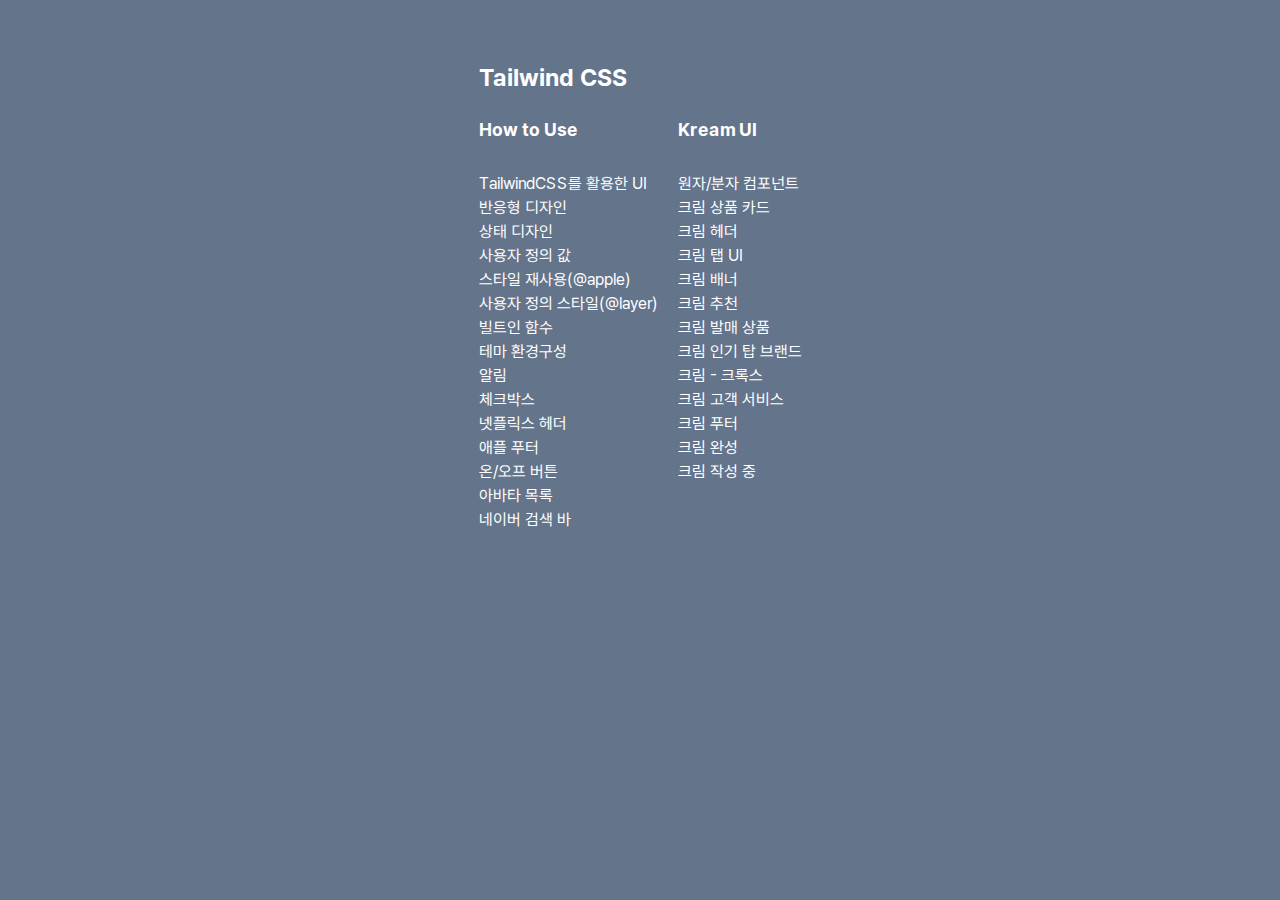
<file: index.html>
<!doctype html>
<html lang="ko-KR">
  <head>
    <meta charset="UTF-8" />
    <meta name="viewport" content="width=device-width, initial-scale=1.0" />
    <title>Tailwind CSS</title>
    <link rel="icon" href="/src/assets/favicon/tailwind.svg" />
    <link rel="stylesheet" href="/src/styles/main.css" />
    <link rel="stylesheet" href="/src/pages/css/index.css" />
  </head>
  <body class="bg-slate-500 font-pretendard text-white">
    <div class="container m-10 mx-auto grid grid-cols-[repeat(2,_auto)] grid-rows-2 justify-center gap-5 p-5">
      <h1 class="col-span-2 text-3xl font-bold">Tailwind CSS</h1>
      <h2 class="col-start-1 col-end-2 row-start-2 row-end-3 text-lg font-bold">How to Use</h2>
      <ul>
        <li><a href="/src/views/01-utility-first.html">TailwindCSS를 활용한 UI</a></li>
        <li><a href="/src/views/02-responsive.html">반응형 디자인</a></li>
        <li><a href="/src/views/03-state.html">상태 디자인</a></li>
        <li><a href="/src/views/04-arbitrary.html">사용자 정의 값</a></li>
        <li><a href="/src/views/05-apply.html">스타일 재사용(@apple)</a></li>
        <li><a href="/src/views/06-layer.html">사용자 정의 스타일(@layer)</a></li>
        <li><a href="/src/views/07-built-in.html">빌트인 함수</a></li>
        <li><a href="/src/views/08-theme-config.html">테마 환경구성</a></li>
        <li><a href="/src/views/09-notification.html">알림</a></li>
        <li><a href="/src/views/10-checkbox.html">체크박스</a></li>
        <li><a href="/src/views/11-netflix-header.html">넷플릭스 헤더</a></li>

        <li><a href="/src/views/12-apple-footer.html">애플 푸터</a></li>
        <li><a href="/src/views/13-on-off-button.html">온/오프 버튼</a></li>
        <li><a href="/src/views/14-avatar-list.html">아바타 목록</a></li>
        <li><a href="/src/views/15-search-bar.html">네이버 검색 바</a></li>
      </ul>
      <h2 class="col-start-2 col-end-3 row-start-2 row-end-3 text-lg font-bold">Kream UI</h2>
      <ul>
        <li><a href="/src/pages/components/01-atoms-molecules.html">원자/분자 컴포넌트</a></li>
        <li><a href="/src/pages/components/02-product-card.html">크림 상품 카드</a></li>
        <li><a href="/src/pages/components/03-header.html">크림 헤더</a></li>
        <li><a href="/src/pages/components/04-tabs.html">크림 탭 UI</a></li>
        <li><a href="/src/pages/components/05-banner.html">크림 배너</a></li>
        <li><a href="/src/pages/components/06-recommand.html">크림 추천</a></li>
        <li><a href="/src/pages/components/07-just-dropped.html">크림 발매 상품</a></li>
        <li><a href="/src/pages/components/08-top-brand.html">크림 인기 탑 브랜드</a></li>
        <li><a href="/src/pages/components/09-crocs.html">크림 - 크록스</a></li>
        <li><a href="/src/pages/components/10-customer-service.html">크림 고객 서비스</a></li>
        <li><a href="/src/pages/components/11-footer.html">크림 푸터</a></li>
        <li><a href="/src/pages/kream-finish.html">크림 완성</a></li>
        <li><a href="/src/pages/kream.html">크림 작성 중</a></li>
      </ul>
    </div>
  </body>
</html>
</file>
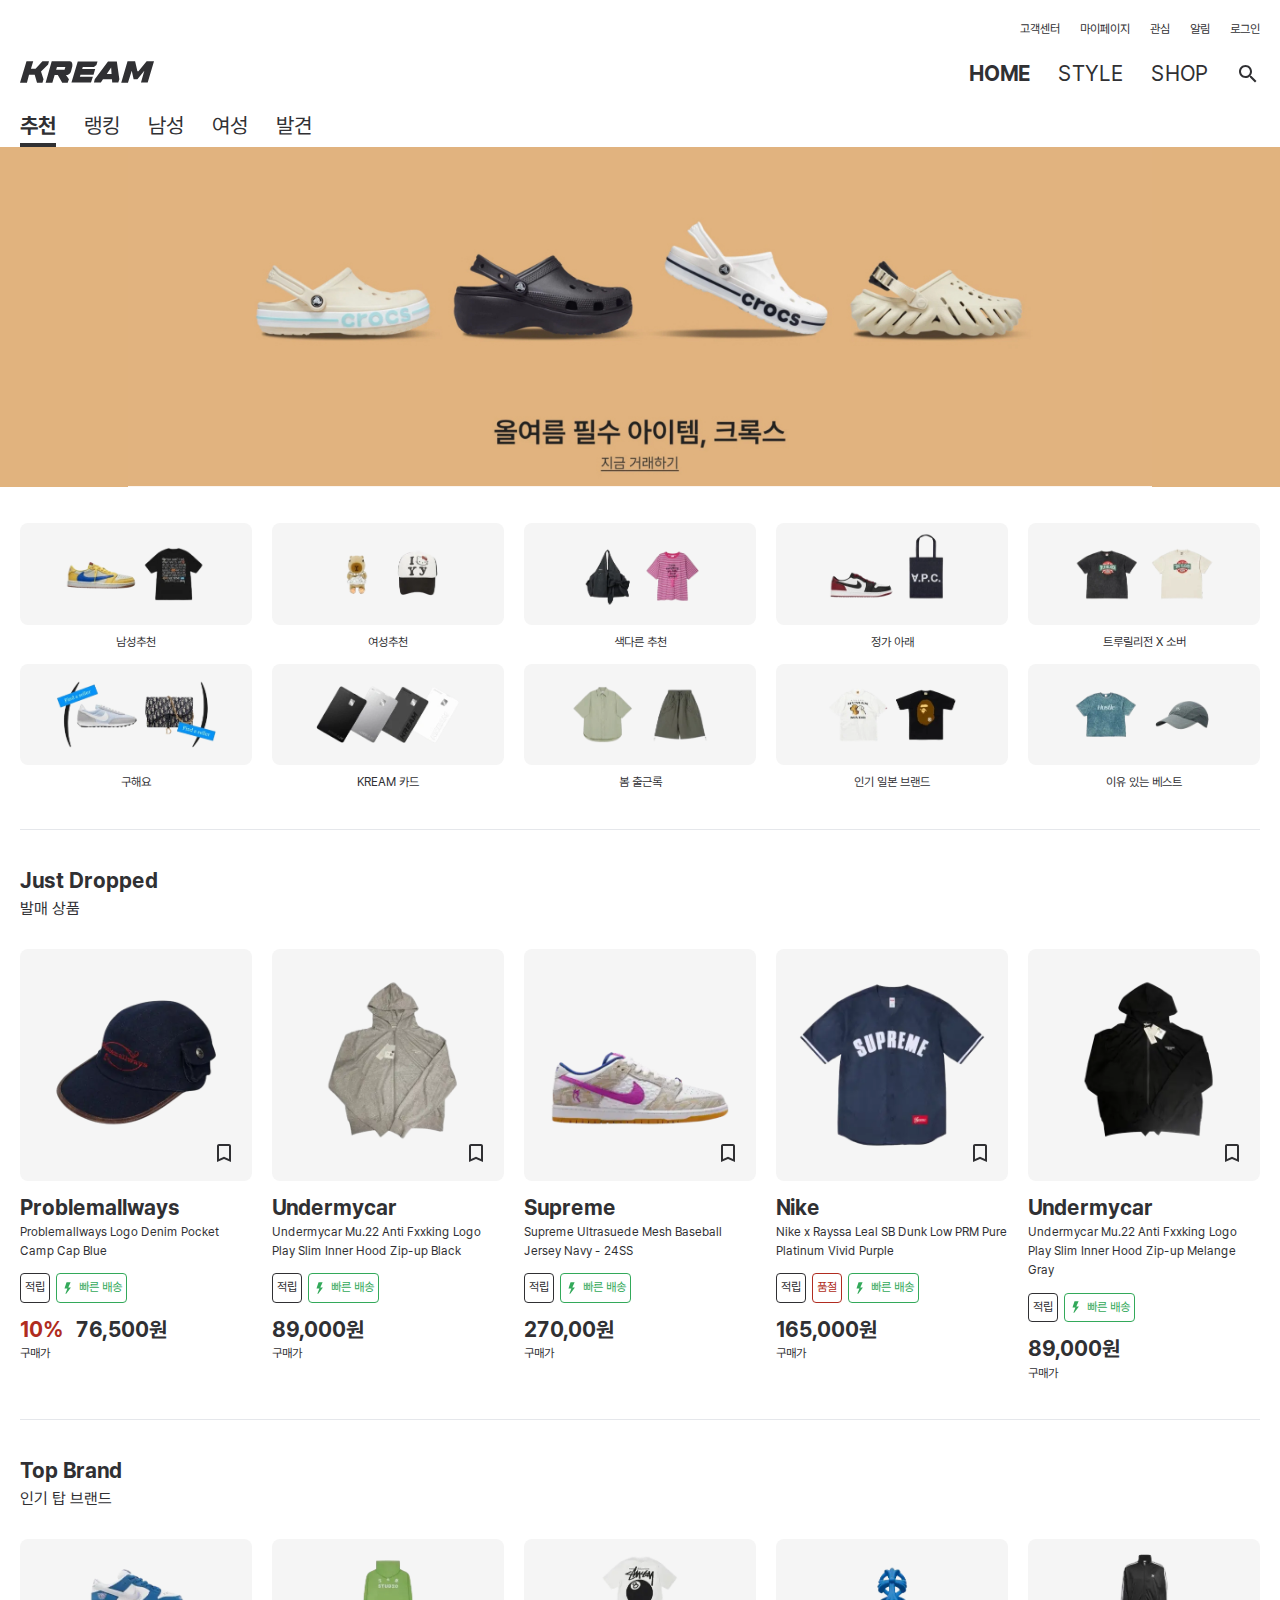
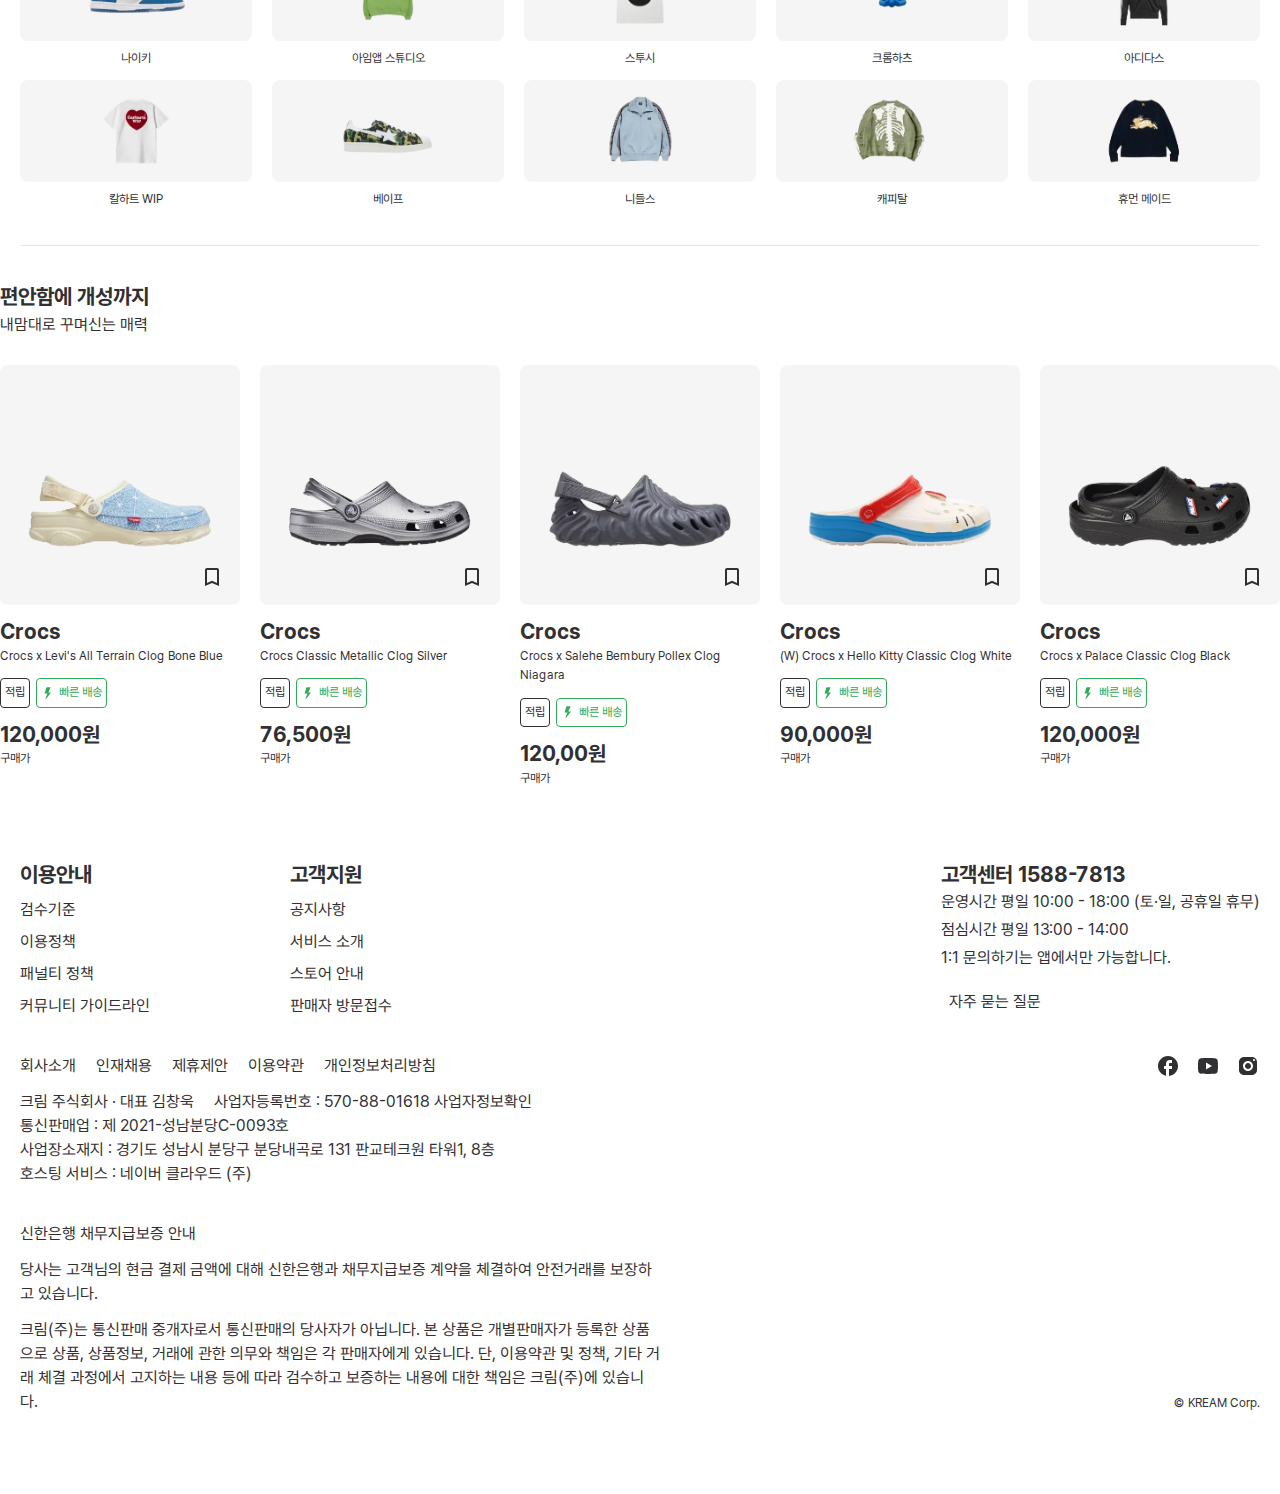
<file: src/pages/kream-finish.html>
<!doctype html>
<html lang="ko">
  <head>
    <meta charset="UTF-8" />
    <meta name="viewport" content="width=device-width, initial-scale=1.0" />
    <title>Home | 크림(Kream)</title>
    <link rel="icon" href="/src/assets/kream/kream-light.svg" media="(prefers-color-scheme: light)" />
    <link rel="icon" href="/src/assets/kream/kream-dark.svg" media="(prefers-color-scheme: dark)" />
    <link rel="stylesheet" href="https://cdnjs.cloudflare.com/ajax/libs/font-awesome/6.6.0/css/all.min.css" integrity="sha512-Kc323vGBEqzTmouAECnVceyQqyqdsSiqLQISBL29aUW4U/M7pSPA/gEUZQqv1cwx4OnYxTxve5UMg5GT6L4JJg==" crossorigin="anonymous" />
    <link rel="stylesheet" href="https://cdn.jsdelivr.net/npm/swiper@11/swiper-bundle.min.css" />
    <script src="https://cdn.jsdelivr.net/npm/swiper@11/swiper-bundle.min.js" defer></script>
    <meta property="og:title" content="이듬(EUID)" />
    <meta property="og:url" content="https://likelion.net/" />
    <meta property="og:image" content="/src/assets/cover/euid-cover.png" />
    <meta property="og:image:alt" content="함께 성장하는 바른 교육 이듬과 멋사의 만남 - https://likelion.net/" />
    <meta property="og:description" content="이듬 교육이 지향하는 비전은 동반 성장에 있습니다. 강사에서 수강생으로 한 방향으로 흘러가는 지식 전달이 아닌, 함께 공감하고 이해하며 경험하는 교육 가치를 통해 공동의 혁신을 이끌어내는 것을 목표로 합니다." />
    <link rel="stylesheet" href="/src/pages/css/index.css" />
    <script type="module" src="/src/js/kream.js"></script>
  </head>
  <body class="scrollbar-y-scroll bg-kream-white pb-20 font-pretendard text-kream-primary scrollbar-hide dark:bg-kream-primary dark:text-kream-white">
    <header class="max-container flex gap-2 border-b-2 p-5 sm:mx-auto sm:flex-wrap sm:gap-y-5 sm:border-none">
      <h1 class="brand mr-auto">
        <a href="/" class="kream--logo inline-flex align-middle">
          <svg class="block" xmlns="http://www.w3.org/2000/svg" width="134" height="22" viewBox="0 0 134 22" fill="none">
            <title>크림</title>
            <path d="M107.536 0.288574L101.235 21.7118H107.956L111.737 9.73998L113.627 18.3513H117.408L124.339 9.73998L120.978 21.5017H127.699L134 0.288574H126.649L118.458 10.16H117.408L115.097 0.288574H107.536Z" fill="currentColor" />
            <path fill-rule="evenodd" clip-rule="evenodd" d="M73.931 21.5017L74.7712 18.3512L88.0031 0.498535H96.8244L99.3448 18.3512L98.2947 21.5017H92.2038L91.9937 18.3512H82.9624L80.8621 21.5017H73.931ZM86.7429 12.8904H91.5737L91.1536 6.37941L86.7429 12.8904Z" fill="currentColor" />
            <path d="M51.4577 21.5017L57.7586 0.498535H77.5016L76.4514 4.06907L73.9311 5.95935H62.7994L62.1693 8.05966H75.1912L73.511 13.7305H60.4891L59.859 15.8308H72.8809L70.9906 21.5017H51.4577Z" fill="currentColor" />
            <path fill-rule="evenodd" clip-rule="evenodd" d="M31.7147 0.288574L25.6238 21.7118H32.3448L34.6552 13.9406H37.8057L42.2163 21.7118H47.6771L48.9373 18.3513L45.9969 13.9406C47.3271 14.0106 50.1975 13.3525 51.0376 10.16L52.2978 5.53936C52.5779 3.7891 52.4658 0.288574 49.7774 0.288574H31.7147ZM36.9655 5.95942L36.1254 8.68983H44.5267L45.3668 5.95942H36.9655Z" fill="currentcolor" />
            <path d="M0 21.7118L6.51097 0.288574H13.232L10.9216 7.8497H15.5423L22.4734 0.288574H28.9843L28.1442 3.43904L21.0031 10.5801L23.5235 18.3513L22.4734 21.7118H17.0125L14.7022 13.7306H9.03135L6.93103 21.7118H0Z" fill="currentColor" />
          </svg>
        </a>
      </h1>
      <a href="/" class="inline-flex size-6 items-center justify-center sm:hidden" aria-label="알림">
        <svg width="24" height="24" viewBox="0 0 24 24" fill="none" xmlns="http://www.w3.org/2000/svg">
          <g clip-path="url(#clip0_2008_1954)">
            <path d="M12 22C13.1 22 14 21.1 14 20H10C10 21.1 10.9 22 12 22ZM18 16V11C18 7.93 16.37 5.36 13.5 4.68V4C13.5 3.17 12.83 2.5 12 2.5C11.17 2.5 10.5 3.17 10.5 4V4.68C7.64 5.36 6 7.92 6 11V16L4 18V19H20V18L18 16ZM16 17H8V11C8 8.52 9.51 6.5 12 6.5C14.49 6.5 16 8.52 16 11V17Z" fill="currentColor" />
          </g>
          <defs>
            <clipPath id="clip0_2008_1954">
              <rect width="24" height="24" fill="none" />
            </clipPath>
          </defs>
        </svg>
      </a>
      <button type="button" class="kream--button-open inline-flex size-6 items-center justify-center sm:hidden" aria-label="멤버 서비스 메뉴 열기">
        <svg width="24" height="24" viewBox="0 0 24 24" fill="none" xmlns="http://www.w3.org/2000/svg">
          <g clip-path="url(#clip0_2039_1308)">
            <path d="M3 18H21V16H3V18ZM3 13H21V11H3V13ZM3 6V8H21V6H3Z" fill="currentColor" />
          </g>
          <defs>
            <clipPath id="clip0_2039_1308">
              <rect width="24" height="24" fill="none" />
            </clipPath>
          </defs>
        </svg>
      </button>
      <nav class="contents">
        <div class="kream--member translate sm:max-w-auto fixed right-0 top-[66px] z-10 flex h-svh w-[55.625%] max-w-80 translate-x-full flex-col items-center gap-5 border-b-2 border-current bg-kream-secondary pt-12 text-p-md shadow-lg sm:static sm:-order-1 sm:h-auto sm:w-full sm:max-w-none sm:translate-x-0 sm:flex-row sm:justify-end sm:border-none sm:bg-transparent sm:py-0 sm:text-p-sm sm:shadow-none dark:bg-kream-primary">
          <h2 class="sr-only">멤버 서비스</h2>
          <ul class="contents">
            <li><a href="/">고객센터</a></li>
            <li><a href="/">마이페이지</a></li>
            <li><a href="/">관심</a></li>
            <li><a href="/">알림</a></li>
            <li><a href="/">로그인</a></li>
          </ul>
          <button class="kream--button-close absolute right-6 top-4 sm:hidden" type="button" aria-label="멤버 서비스 메뉴 닫기">
            <span class="fa-solid fa-xmark" aria-hidden="true"></span>
          </button>
        </div>
        <div class="fixed inset-x-0 bottom-0 z-50 grid grid-cols-4 justify-items-center border-t-2 bg-kream-secondary p-4 sm:static sm:flex sm:items-center sm:gap-7 sm:border-none sm:bg-transparent sm:p-0 dark:bg-kream-primary">
          <h2 class="sr-only">카테고리</h2>
          <ul class="contents">
            <li>
              <a href="/" class="text-h-md font-bold uppercase"><span class="fa-solid fa-house sm:hidden" aria-hidden="true"></span><span class="sr-only sm:not-sr-only">home</span></a>
            </li>
            <li>
              <a href="/" class="text-h-md uppercase"><span class="fa-solid fa-shirt sm:hidden" aria-hidden="true"></span><span class="sr-only sm:not-sr-only">style</span></a>
            </li>
            <li>
              <a href="/" class="text-h-md uppercase"><span class="fa-solid fa-shop sm:hidden" aria-hidden="true"></span><span class="sr-only sm:not-sr-only">shop</span></a>
            </li>
          </ul>
          <button type="button" class="bg-teal-500inline-flex size-6 items-center justify-center" aria-label="검색">
            <svg xmlns="http://www.w3.org/2000/svg" width="24" height="24" viewBox="0 0 24 24" fill="none">
              <g clip-path="url(#clip0_4020_235)">
                <path d="M15.5 14H14.71L14.43 13.73C15.41 12.59 16 11.11 16 9.5C16 5.91 13.09 3 9.5 3C5.91 3 3 5.91 3 9.5C3 13.09 5.91 16 9.5 16C11.11 16 12.59 15.41 13.73 14.43L14 14.71V15.5L19 20.49L20.49 19L15.5 14ZM9.5 14C7.01 14 5 11.99 5 9.5C5 7.01 7.01 5 9.5 5C11.99 5 14 7.01 14 9.5C14 11.99 11.99 14 9.5 14Z" fill="currentColor" />
              </g>
              <defs>
                <clipPath id="clip0_4020_235">
                  <rect width="24" height="24" fill="none" />
                </clipPath>
              </defs>
            </svg>
          </button>
        </div>
      </nav>
    </header>
    <main class="pb-9">
      <div class="tabs">
        <div class="tablist manual max-container mx-auto flex gap-5 px-5 lg:gap-7">
          <button tabindex="-1" role="tab" id="tab-1" aria-controls="tab-panel-1" aria-selected="true" type="button" class="h-9.5 border-b-4 border-current text-p-sm font-bold sm:text-p-lg">추천</button>
          <button tabindex="-1" role="tab" id="tab-2" aria-controls="tab-panel-2" aria-selected="false" type="button" class="h-9.5 border-b-4 border-transparent text-p-sm sm:text-p-lg">랭킹</button>
          <button tabindex="-1" role="tab" id="tab-3" aria-controls="tab-panel-3" aria-selected="false" type="button" class="h-9.5 border-b-4 border-transparent text-p-sm sm:text-p-lg">남성</button>
          <button tabindex="-1" role="tab" id="tab-4" aria-controls="tab-panel-4" aria-selected="false" type="button" class="h-9.5 border-b-4 border-transparent text-p-sm sm:text-p-lg">여성</button>
          <button tabindex="-1" role="tab" id="tab-5" aria-controls="tab-panel-5" aria-selected="false" type="button" class="h-9.5 border-b-4 border-transparent text-p-sm sm:text-p-lg">발견</button>
        </div>
        <div role="tabpanel" id="tabpanel-1" aria-labelledby="tab-1" class="tabpanel flex flex-col gap-9">
          <section class="bg-kream-orange">
            <h2 class="sr-only">크림 광고</h2>
            <a href="/" class="sm:min-max-container mx-auto block">
              <picture>
                <source srcset="/src/assets/kream/banner/sm-banner.webp" media="(max-width: 639px)" />
                <source srcset="/src/assets/kream/banner/lg-banner.webp" media="(min-width: 640px)" />
                <img src="/src/assets/kream/banner/sm-banner.webp" loading="lazy" alt="올 여름 필수 아이팀 크록스 - 지금 거래하기" />
              </picture>
            </a>
          </section>
          <section class="kream--recommand max-container mx-auto px-5">
            <h2 class="sr-only">크림 추천 상품</h2>
            <ul class="sm:max-container grid grid-cols-2 gap-x-5 gap-y-3 text-p-sm sm:mx-auto sm:grid-cols-5" id="list1">
              <li>
                <a href="/">
                  <figure class="min-w-57 flex flex-col items-center justify-center gap-2">
                    <img class="rounded-lg bg-kream-secondary" src="/src/assets/kream/recommand/recommand-product-01.webp" alt="" width="525" height="230" />
                    <figcaption class="shrink-0">남성추천</figcaption>
                  </figure>
                </a>
              </li>
              <li>
                <a href="/">
                  <figure class="min-w-57 flex flex-col items-center justify-center gap-2">
                    <img class="rounded-lg bg-kream-secondary" src="/src/assets/kream/recommand/recommand-product-02.webp" alt="" width="525" height="230" />
                    <figcaption class="shrink-0">여성추천</figcaption>
                  </figure>
                </a>
              </li>
              <li class="hidden sm:block">
                <a href="/">
                  <figure class="min-w-57 flex flex-col items-center justify-center gap-2">
                    <img class="rounded-lg bg-kream-secondary" src="/src/assets/kream/recommand/recommand-product-03.webp" alt="" width="525" height="230" />
                    <figcaption class="shrink-0">색다른 추천</figcaption>
                  </figure>
                </a>
              </li>
              <li class="hidden sm:block">
                <a href="/">
                  <figure class="min-w-57 flex flex-col items-center justify-center gap-2">
                    <img class="rounded-lg bg-kream-secondary" src="/src/assets/kream/recommand/recommand-product-04.webp" alt="" width="525" height="230" />
                    <figcaption class="shrink-0">정가 아래</figcaption>
                  </figure>
                </a>
              </li>
              <li class="hidden sm:block">
                <a href="/">
                  <figure class="min-w-57 flex flex-col items-center justify-center gap-2">
                    <img class="rounded-lg bg-kream-secondary" src="/src/assets/kream/recommand/recommand-product-05.webp" alt="" width="525" height="230" />
                    <figcaption class="shrink-0">트루릴리전 X 소버</figcaption>
                  </figure>
                </a>
              </li>
              <li class="hidden sm:block">
                <a href="/">
                  <figure class="min-w-57 flex flex-col items-center justify-center gap-2">
                    <img class="rounded-lg bg-kream-secondary" src="/src/assets/kream/recommand/recommand-product-06.webp" alt="" width="525" height="230" />
                    <figcaption class="shrink-0">구해요</figcaption>
                  </figure>
                </a>
              </li>
              <li class="hidden sm:block">
                <a href="/">
                  <figure class="min-w-57 flex flex-col items-center justify-center gap-2">
                    <img class="rounded-lg bg-kream-secondary" src="/src/assets/kream/recommand/recommand-product-07.webp" alt="" width="525" height="230" />
                    <figcaption class="shrink-0">KREAM 카드</figcaption>
                  </figure>
                </a>
              </li>
              <li class="hidden sm:block">
                <a href="/">
                  <figure class="min-w-57 flex flex-col items-center justify-center gap-2">
                    <img class="rounded-lg bg-kream-secondary" src="/src/assets/kream/recommand/recommand-product-08.webp" alt="" width="525" height="230" />
                    <figcaption class="shrink-0">봄 출근록</figcaption>
                  </figure>
                </a>
              </li>
              <li class="hidden sm:block">
                <a href="/">
                  <figure class="min-w-57 flex flex-col items-center justify-center gap-2">
                    <img class="rounded-lg bg-kream-secondary" src="/src/assets/kream/recommand/recommand-product-09.webp" alt="" width="525" height="230" />
                    <figcaption class="shrink-0">인기 일본 브랜드</figcaption>
                  </figure>
                </a>
              </li>
              <li class="hidden sm:block">
                <a href="/">
                  <figure class="min-w-57 flex flex-col items-center justify-center gap-2">
                    <img class="rounded-lg bg-kream-secondary" src="/src/assets/kream/recommand/recommand-product-10.webp" alt="" width="525" height="230" />
                    <figcaption class="shrink-0">이유 있는 베스트</figcaption>
                  </figure>
                </a>
              </li>
            </ul>
            <button type="button" data-list-id="list1" class="kream--more mx-auto my-4 flex items-center justify-center gap-1 rounded-sm border border-current p-1 align-middle text-p-sm sm:hidden">더보기</button>
          </section>
          <div class="max-container mx-auto w-full px-5">
            <div class="border-lightgray border-t"></div>
          </div>
          <section class="kream--just-dropped max-container mx-auto px-5">
            <h2 class="mb-7 flex flex-col">
              <span class="text-h-md font-bold">Just Dropped</span>
              <span class="text-p-md">발매 상품</span>
            </h2>
            <ul class="grid grid-cols-[repeat(5,minmax(232px,_1fr))] gap-5 overflow-x-scroll scrollbar-hide">
              <li>
                <article class="flex flex-col gap-3">
                  <a href="/" class="contents">
                    <div class="flex flex-col">
                      <strong class="text-h-md font-bold">Problemallways</strong>
                      <p class="text-p-sm">Problemallways Logo Denim Pocket Camp Cap Blue</p>
                    </div>
                    <div class="flex gap-1.5">
                      <span class="inline-flex items-center justify-center gap-1 rounded-sm border border-current p-1 align-middle text-p-sm">적립</span>
                      <span class="inline-flex items-center justify-center gap-1 rounded-sm border border-current p-1 align-middle text-p-sm text-kream-green">
                        <svg width="14" height="14" viewBox="0 0 14 14" fill="none" xmlns="http://www.w3.org/2000/svg">
                          <path d="M9.625 1.16669H5.54167L3.5 7.58335H6.41667L4.375 12.8334H5.25L9.91667 6.41669H7.29167L9.625 1.16669Z" fill="currentColor" />
                        </svg>
                        빠른 배송
                      </span>
                    </div>
                    <div class="flex flex-wrap gap-x-3">
                      <span class="text-h-md font-bold not-italic text-kream-red">10%<span class="sr-only">할인</span></span>
                      <span class="order-1 w-full text-p-sm">구매가</span>
                      <span class="text-h-md font-bold">76,500원</span>
                    </div>
                  </a>
                  <div class="relative -order-1">
                    <a href="/" class="block rounded-lg bg-kream-secondary">
                      <img src="/src/assets/kream/just-dropped/dropped-product-01.webp" alt="" />
                    </a>
                    <button type="button" class="absolute bottom-4 right-4 inline-flex size-6 items-center justify-center text-kream-primary" aria-label="관심상품 담기">
                      <svg width="24" height="24" viewBox="0 0 24 24" fill="none" xmlns="http://www.w3.org/2000/svg">
                        <g clip-path="url(#clip0_2006_189)">
                          <path d="M17 3H7C5.9 3 5.01 3.9 5.01 5L5 21L12 18L19 21V5C19 3.9 18.1 3 17 3ZM17 18L12 15.82L7 18V5H17V18Z" fill="currentColor" />
                        </g>
                        <defs>
                          <clipPath id="clip0_2006_189">
                            <rect width="24" height="24" fill="none" />
                          </clipPath>
                        </defs>
                      </svg>
                    </button>
                  </div>
                </article>
              </li>
              <li>
                <article class="flex flex-col gap-3">
                  <a href="/" class="contents">
                    <div class="flex flex-col">
                      <strong class="text-h-md font-bold">Undermycar</strong>
                      <p class="text-p-sm">Undermycar Mu.22 Anti Fxxking Logo Play Slim Inner Hood Zip-up Black</p>
                    </div>
                    <div class="flex gap-1.5">
                      <span class="inline-flex items-center justify-center gap-1 rounded-sm border border-current p-1 align-middle text-p-sm">적립</span>
                      <span class="inline-flex items-center justify-center gap-1 rounded-sm border border-current p-1 align-middle text-p-sm text-kream-green">
                        <svg width="14" height="14" viewBox="0 0 14 14" fill="none" xmlns="http://www.w3.org/2000/svg">
                          <path d="M9.625 1.16669H5.54167L3.5 7.58335H6.41667L4.375 12.8334H5.25L9.91667 6.41669H7.29167L9.625 1.16669Z" fill="currentColor" />
                        </svg>
                        빠른 배송
                      </span>
                    </div>
                    <div class="flex flex-wrap gap-x-3">
                      <span class="order-1 w-full text-p-sm">구매가</span>
                      <span class="text-h-md font-bold">89,000원</span>
                    </div>
                  </a>
                  <div class="relative -order-1">
                    <a href="/" class="block rounded-lg bg-kream-secondary">
                      <img src="/src/assets/kream/just-dropped/dropped-product-02.webp" alt="" />
                    </a>
                    <button type="button" class="absolute bottom-4 right-4 inline-flex size-6 items-center justify-center text-kream-primary" aria-label="관심상품 담기">
                      <svg width="24" height="24" viewBox="0 0 24 24" fill="none" xmlns="http://www.w3.org/2000/svg">
                        <g clip-path="url(#clip0_2006_189)">
                          <path d="M17 3H7C5.9 3 5.01 3.9 5.01 5L5 21L12 18L19 21V5C19 3.9 18.1 3 17 3ZM17 18L12 15.82L7 18V5H17V18Z" fill="currentColor" />
                        </g>
                        <defs>
                          <clipPath id="clip0_2006_189">
                            <rect width="24" height="24" fill="none" />
                          </clipPath>
                        </defs>
                      </svg>
                    </button>
                  </div>
                </article>
              </li>
              <li>
                <article class="flex flex-col gap-3">
                  <a href="/" class="contents">
                    <div class="flex flex-col">
                      <strong class="text-h-md font-bold">Supreme</strong>
                      <p class="text-p-sm">Supreme Ultrasuede Mesh Baseball Jersey Navy - 24SS</p>
                    </div>
                    <div class="flex gap-1.5">
                      <span class="inline-flex items-center justify-center gap-1 rounded-sm border border-current p-1 align-middle text-p-sm">적립</span>
                      <span class="inline-flex items-center justify-center gap-1 rounded-sm border border-current p-1 align-middle text-p-sm text-kream-green">
                        <svg width="14" height="14" viewBox="0 0 14 14" fill="none" xmlns="http://www.w3.org/2000/svg">
                          <path d="M9.625 1.16669H5.54167L3.5 7.58335H6.41667L4.375 12.8334H5.25L9.91667 6.41669H7.29167L9.625 1.16669Z" fill="currentColor" />
                        </svg>
                        빠른 배송
                      </span>
                    </div>
                    <div class="flex flex-wrap gap-x-3">
                      <span class="order-1 w-full text-p-sm">구매가</span>
                      <span class="text-h-md font-bold">270,00원</span>
                    </div>
                  </a>
                  <div class="relative -order-1">
                    <a href="/" class="block rounded-lg bg-kream-secondary">
                      <img src="/src/assets/kream/just-dropped/dropped-product-03.webp" alt="" />
                    </a>
                    <button type="button" class="absolute bottom-4 right-4 inline-flex size-6 items-center justify-center text-kream-primary" aria-label="관심상품 담기">
                      <svg width="24" height="24" viewBox="0 0 24 24" fill="none" xmlns="http://www.w3.org/2000/svg">
                        <g clip-path="url(#clip0_2006_189)">
                          <path d="M17 3H7C5.9 3 5.01 3.9 5.01 5L5 21L12 18L19 21V5C19 3.9 18.1 3 17 3ZM17 18L12 15.82L7 18V5H17V18Z" fill="currentColor" />
                        </g>
                        <defs>
                          <clipPath id="clip0_2006_189">
                            <rect width="24" height="24" fill="none" />
                          </clipPath>
                        </defs>
                      </svg>
                    </button>
                  </div>
                </article>
              </li>
              <li>
                <article class="flex flex-col gap-3">
                  <a href="/" class="contents">
                    <div class="flex flex-col">
                      <strong class="text-h-md font-bold">Nike</strong>
                      <p class="text-p-sm">Nike x Rayssa Leal SB Dunk Low PRM Pure Platinum Vivid Purple</p>
                    </div>
                    <div class="flex gap-1.5">
                      <span class="inline-flex items-center justify-center gap-1 rounded-sm border border-current p-1 align-middle text-p-sm">적립</span>
                      <span class="inline-flex items-center justify-center gap-1 rounded-sm border border-current p-1 align-middle text-p-sm text-kream-red">품절</span>
                      <span class="inline-flex items-center justify-center gap-1 rounded-sm border border-current p-1 align-middle text-p-sm text-kream-green">
                        <svg width="14" height="14" viewBox="0 0 14 14" fill="none" xmlns="http://www.w3.org/2000/svg">
                          <path d="M9.625 1.16669H5.54167L3.5 7.58335H6.41667L4.375 12.8334H5.25L9.91667 6.41669H7.29167L9.625 1.16669Z" fill="currentColor" />
                        </svg>
                        빠른 배송
                      </span>
                    </div>
                    <div class="flex flex-wrap gap-x-3">
                      <span class="order-1 w-full text-p-sm">구매가</span>
                      <span class="text-h-md font-bold">165,000원</span>
                    </div>
                  </a>
                  <div class="relative -order-1">
                    <a href="/" class="block rounded-lg bg-kream-secondary">
                      <img src="/src/assets/kream/just-dropped/dropped-product-04.webp" alt="" />
                    </a>
                    <button type="button" class="absolute bottom-4 right-4 inline-flex size-6 items-center justify-center text-kream-primary" aria-label="관심상품 담기">
                      <svg width="24" height="24" viewBox="0 0 24 24" fill="none" xmlns="http://www.w3.org/2000/svg">
                        <g clip-path="url(#clip0_2006_189)">
                          <path d="M17 3H7C5.9 3 5.01 3.9 5.01 5L5 21L12 18L19 21V5C19 3.9 18.1 3 17 3ZM17 18L12 15.82L7 18V5H17V18Z" fill="currentColor" />
                        </g>
                        <defs>
                          <clipPath id="clip0_2006_189">
                            <rect width="24" height="24" fill="none" />
                          </clipPath>
                        </defs>
                      </svg>
                    </button>
                  </div>
                </article>
              </li>
              <li>
                <article class="flex flex-col gap-3">
                  <a href="/" class="contents">
                    <div class="flex flex-col">
                      <strong class="text-h-md font-bold">Undermycar</strong>
                      <p class="text-p-sm">Undermycar Mu.22 Anti Fxxking Logo Play Slim Inner Hood Zip-up Melange Gray</p>
                    </div>
                    <div class="flex gap-1.5">
                      <span class="inline-flex items-center justify-center gap-1 rounded-sm border border-current p-1 align-middle text-p-sm">적립</span>
                      <span class="inline-flex items-center justify-center gap-1 rounded-sm border border-current p-1 align-middle text-p-sm text-kream-green">
                        <svg width="14" height="14" viewBox="0 0 14 14" fill="none" xmlns="http://www.w3.org/2000/svg">
                          <path d="M9.625 1.16669H5.54167L3.5 7.58335H6.41667L4.375 12.8334H5.25L9.91667 6.41669H7.29167L9.625 1.16669Z" fill="currentColor" />
                        </svg>
                        빠른 배송
                      </span>
                    </div>
                    <div class="flex flex-wrap gap-x-3">
                      <span class="order-1 w-full text-p-sm">구매가</span>
                      <span class="text-h-md font-bold">89,000원</span>
                    </div>
                  </a>
                  <div class="relative -order-1">
                    <a href="/" class="block rounded-lg bg-kream-secondary">
                      <img src="/src/assets/kream/just-dropped/dropped-product-05.webp" alt="" />
                    </a>
                    <button type="button" class="absolute bottom-4 right-4 inline-flex size-6 items-center justify-center text-kream-primary" aria-label="관심상품 담기">
                      <svg width="24" height="24" viewBox="0 0 24 24" fill="none" xmlns="http://www.w3.org/2000/svg">
                        <g clip-path="url(#clip0_2006_189)">
                          <path d="M17 3H7C5.9 3 5.01 3.9 5.01 5L5 21L12 18L19 21V5C19 3.9 18.1 3 17 3ZM17 18L12 15.82L7 18V5H17V18Z" fill="currentColor" />
                        </g>
                        <defs>
                          <clipPath id="clip0_2006_189">
                            <rect width="24" height="24" fill="none" />
                          </clipPath>
                        </defs>
                      </svg>
                    </button>
                  </div>
                </article>
              </li>
            </ul>
          </section>
          <div class="max-container mx-auto w-full px-5">
            <div class="border-lightgray border-t"></div>
          </div>
          <section class="kream--top-brand max-container mx-auto px-5">
            <h2 class="mb-7 flex flex-col">
              <span class="text-h-md font-bold">Top Brand</span>
              <span class="text-p-md">인기 탑 브랜드</span>
            </h2>
            <ul class="sm:max-container grid grid-cols-2 gap-x-5 gap-y-3 text-p-sm sm:mx-auto sm:grid-cols-5" id="list1">
              <li>
                <a href="/">
                  <figure class="min-w-57 flex flex-col items-center justify-center gap-2">
                    <img class="rounded-lg bg-kream-secondary" src="/src/assets/kream/top-brand/top-brand-product-01.webp" alt="" width="525" height="230" />
                    <figcaption class="shrink-0">나이키</figcaption>
                  </figure>
                </a>
              </li>
              <li>
                <a href="/">
                  <figure class="min-w-57 flex flex-col items-center justify-center gap-2">
                    <img class="rounded-lg bg-kream-secondary" src="/src/assets/kream/top-brand/top-brand-product-02.webp" alt="" width="525" height="230" />
                    <figcaption class="shrink-0">아임앱 스튜디오</figcaption>
                  </figure>
                </a>
              </li>
              <li class="hidden sm:block">
                <a href="/">
                  <figure class="min-w-57 flex flex-col items-center justify-center gap-2">
                    <img class="rounded-lg bg-kream-secondary" src="/src/assets/kream/top-brand/top-brand-product-03.webp" alt="" width="525" height="230" />
                    <figcaption class="shrink-0">스투시</figcaption>
                  </figure>
                </a>
              </li>
              <li class="hidden sm:block">
                <a href="/">
                  <figure class="min-w-57 flex flex-col items-center justify-center gap-2">
                    <img class="rounded-lg bg-kream-secondary" src="/src/assets/kream/top-brand/top-brand-product-04.webp" alt="" width="525" height="230" />
                    <figcaption class="shrink-0">크롬하츠</figcaption>
                  </figure>
                </a>
              </li>
              <li class="hidden sm:block">
                <a href="/">
                  <figure class="min-w-57 flex flex-col items-center justify-center gap-2">
                    <img class="rounded-lg bg-kream-secondary" src="/src/assets/kream/top-brand/top-brand-product-05.webp" alt="" width="525" height="230" />
                    <figcaption class="shrink-0">아디다스</figcaption>
                  </figure>
                </a>
              </li>
              <li class="hidden sm:block">
                <a href="/">
                  <figure class="min-w-57 flex flex-col items-center justify-center gap-2">
                    <img class="rounded-lg bg-kream-secondary" src="/src/assets/kream/top-brand/top-brand-product-06.webp" alt="" width="525" height="230" />
                    <figcaption class="shrink-0">칼하트 WIP</figcaption>
                  </figure>
                </a>
              </li>
              <li class="hidden sm:block">
                <a href="/">
                  <figure class="min-w-57 flex flex-col items-center justify-center gap-2">
                    <img class="rounded-lg bg-kream-secondary" src="/src/assets/kream/top-brand/top-brand-product-07.webp" alt="" width="525" height="230" />
                    <figcaption class="shrink-0">베이프</figcaption>
                  </figure>
                </a>
              </li>
              <li class="hidden sm:block">
                <a href="/">
                  <figure class="min-w-57 flex flex-col items-center justify-center gap-2">
                    <img class="rounded-lg bg-kream-secondary" src="/src/assets/kream/top-brand/top-brand-product-08.webp" alt="" width="525" height="230" />
                    <figcaption class="shrink-0">니들스</figcaption>
                  </figure>
                </a>
              </li>
              <li class="hidden sm:block">
                <a href="/">
                  <figure class="min-w-57 flex flex-col items-center justify-center gap-2">
                    <img class="rounded-lg bg-kream-secondary" src="/src/assets/kream/top-brand/top-brand-product-09.webp" alt="" width="525" height="230" />
                    <figcaption class="shrink-0">캐피탈</figcaption>
                  </figure>
                </a>
              </li>
              <li class="hidden sm:block">
                <a href="/">
                  <figure class="min-w-57 flex flex-col items-center justify-center gap-2">
                    <img class="rounded-lg bg-kream-secondary" src="/src/assets/kream/top-brand/top-brand-product-10.webp" alt="" width="525" height="230" />
                    <figcaption class="shrink-0">휴먼 메이드</figcaption>
                  </figure>
                </a>
              </li>
            </ul>
            <button type="button" data-list-id="list1" class="kream--more mx-auto my-4 flex items-center justify-center gap-1 rounded-sm border border-current p-1 align-middle text-p-sm sm:hidden">더보기</button>
          </section>
          <div class="max-container mx-auto w-full px-5">
            <div class="border-lightgray border-t"></div>
          </div>
          <section class="kream--crocs max-container mx-auto">
            <h2 class="sr-only">크록스</h2>
            <p class="mb-7 flex flex-col">
              <span class="text-h-md font-bold">편안함에 개성까지</span>
              <span class="text-p-md">내맘대로 꾸며신는 매력</span>
            </p>
            <ul class="grid grid-cols-[repeat(5,minmax(232px,_1fr))] gap-5 overflow-x-scroll scrollbar-hide">
              <li>
                <article class="flex flex-col gap-3">
                  <a href="/" class="contents">
                    <div class="flex flex-col">
                      <strong class="text-h-md font-bold">Crocs</strong>
                      <p class="text-p-sm">Crocs x Levi's All Terrain Clog Bone Blue</p>
                    </div>
                    <div class="flex gap-1.5">
                      <span class="inline-flex items-center justify-center gap-1 rounded-sm border border-current p-1 align-middle text-p-sm">적립</span>
                      <span class="inline-flex items-center justify-center gap-1 rounded-sm border border-current p-1 align-middle text-p-sm text-kream-green">
                        <svg width="14" height="14" viewBox="0 0 14 14" fill="none" xmlns="http://www.w3.org/2000/svg">
                          <path d="M9.625 1.16669H5.54167L3.5 7.58335H6.41667L4.375 12.8334H5.25L9.91667 6.41669H7.29167L9.625 1.16669Z" fill="currentColor" />
                        </svg>
                        빠른 배송
                      </span>
                    </div>
                    <div class="flex flex-wrap gap-x-3">
                      <span class="order-1 w-full text-p-sm">구매가</span>
                      <span class="text-h-md font-bold">120,000원</span>
                    </div>
                  </a>
                  <div class="relative -order-1">
                    <a href="/" class="block rounded-lg bg-kream-secondary">
                      <img src="/src/assets/kream/crocs/crocs-product-01.webp" alt="" />
                    </a>
                    <button type="button" class="absolute bottom-4 right-4 inline-flex size-6 items-center justify-center text-kream-primary" aria-label="관심상품 담기">
                      <svg width="24" height="24" viewBox="0 0 24 24" fill="none" xmlns="http://www.w3.org/2000/svg">
                        <g clip-path="url(#clip0_2006_189)">
                          <path d="M17 3H7C5.9 3 5.01 3.9 5.01 5L5 21L12 18L19 21V5C19 3.9 18.1 3 17 3ZM17 18L12 15.82L7 18V5H17V18Z" fill="currentColor" />
                        </g>
                        <defs>
                          <clipPath id="clip0_2006_189">
                            <rect width="24" height="24" fill="none" />
                          </clipPath>
                        </defs>
                      </svg>
                    </button>
                  </div>
                </article>
              </li>
              <li>
                <article class="flex flex-col gap-3">
                  <a href="/" class="contents">
                    <div class="flex flex-col">
                      <strong class="text-h-md font-bold">Crocs</strong>
                      <p class="text-p-sm">Crocs Classic Metallic Clog Silver</p>
                    </div>
                    <div class="flex gap-1.5">
                      <span class="inline-flex items-center justify-center gap-1 rounded-sm border border-current p-1 align-middle text-p-sm">적립</span>
                      <span class="inline-flex items-center justify-center gap-1 rounded-sm border border-current p-1 align-middle text-p-sm text-kream-green">
                        <svg width="14" height="14" viewBox="0 0 14 14" fill="none" xmlns="http://www.w3.org/2000/svg">
                          <path d="M9.625 1.16669H5.54167L3.5 7.58335H6.41667L4.375 12.8334H5.25L9.91667 6.41669H7.29167L9.625 1.16669Z" fill="currentColor" />
                        </svg>
                        빠른 배송
                      </span>
                    </div>
                    <div class="flex flex-wrap gap-x-3">
                      <span class="order-1 w-full text-p-sm">구매가</span>
                      <span class="text-h-md font-bold">76,500원</span>
                    </div>
                  </a>
                  <div class="relative -order-1">
                    <a href="/" class="block rounded-lg bg-kream-secondary">
                      <img src="/src/assets/kream/crocs/crocs-product-02.webp" alt="" />
                    </a>
                    <button type="button" class="absolute bottom-4 right-4 inline-flex size-6 items-center justify-center text-kream-primary" aria-label="관심상품 담기">
                      <svg width="24" height="24" viewBox="0 0 24 24" fill="none" xmlns="http://www.w3.org/2000/svg">
                        <g clip-path="url(#clip0_2006_189)">
                          <path d="M17 3H7C5.9 3 5.01 3.9 5.01 5L5 21L12 18L19 21V5C19 3.9 18.1 3 17 3ZM17 18L12 15.82L7 18V5H17V18Z" fill="currentColor" />
                        </g>
                        <defs>
                          <clipPath id="clip0_2006_189">
                            <rect width="24" height="24" fill="none" />
                          </clipPath>
                        </defs>
                      </svg>
                    </button>
                  </div>
                </article>
              </li>
              <li>
                <article class="flex flex-col gap-3">
                  <a href="/" class="contents">
                    <div class="flex flex-col">
                      <strong class="text-h-md font-bold">Crocs</strong>
                      <p class="text-p-sm">Crocs x Salehe Bembury Pollex Clog Niagara</p>
                    </div>
                    <div class="flex gap-1.5">
                      <span class="inline-flex items-center justify-center gap-1 rounded-sm border border-current p-1 align-middle text-p-sm">적립</span>
                      <span class="inline-flex items-center justify-center gap-1 rounded-sm border border-current p-1 align-middle text-p-sm text-kream-green">
                        <svg width="14" height="14" viewBox="0 0 14 14" fill="none" xmlns="http://www.w3.org/2000/svg">
                          <path d="M9.625 1.16669H5.54167L3.5 7.58335H6.41667L4.375 12.8334H5.25L9.91667 6.41669H7.29167L9.625 1.16669Z" fill="currentColor" />
                        </svg>
                        빠른 배송
                      </span>
                    </div>
                    <div class="flex flex-wrap gap-x-3">
                      <span class="order-1 w-full text-p-sm">구매가</span>
                      <span class="text-h-md font-bold">120,00원</span>
                    </div>
                  </a>
                  <div class="relative -order-1">
                    <a href="/" class="block rounded-lg bg-kream-secondary">
                      <img src="/src/assets/kream/crocs/crocs-product-03.webp" alt="" />
                    </a>
                    <button type="button" class="absolute bottom-4 right-4 inline-flex size-6 items-center justify-center text-kream-primary" aria-label="관심상품 담기">
                      <svg width="24" height="24" viewBox="0 0 24 24" fill="none" xmlns="http://www.w3.org/2000/svg">
                        <g clip-path="url(#clip0_2006_189)">
                          <path d="M17 3H7C5.9 3 5.01 3.9 5.01 5L5 21L12 18L19 21V5C19 3.9 18.1 3 17 3ZM17 18L12 15.82L7 18V5H17V18Z" fill="currentColor" />
                        </g>
                        <defs>
                          <clipPath id="clip0_2006_189">
                            <rect width="24" height="24" fill="none" />
                          </clipPath>
                        </defs>
                      </svg>
                    </button>
                  </div>
                </article>
              </li>
              <li>
                <article class="flex flex-col gap-3">
                  <a href="/" class="contents">
                    <div class="flex flex-col">
                      <strong class="text-h-md font-bold">Crocs</strong>
                      <p class="text-p-sm">(W) Crocs x Hello Kitty Classic Clog White</p>
                    </div>
                    <div class="flex gap-1.5">
                      <span class="inline-flex items-center justify-center gap-1 rounded-sm border border-current p-1 align-middle text-p-sm">적립</span>
                      <span class="inline-flex items-center justify-center gap-1 rounded-sm border border-current p-1 align-middle text-p-sm text-kream-green">
                        <svg width="14" height="14" viewBox="0 0 14 14" fill="none" xmlns="http://www.w3.org/2000/svg">
                          <path d="M9.625 1.16669H5.54167L3.5 7.58335H6.41667L4.375 12.8334H5.25L9.91667 6.41669H7.29167L9.625 1.16669Z" fill="currentColor" />
                        </svg>
                        빠른 배송
                      </span>
                    </div>
                    <div class="flex flex-wrap gap-x-3">
                      <span class="order-1 w-full text-p-sm">구매가</span>
                      <span class="text-h-md font-bold">90,000원</span>
                    </div>
                  </a>
                  <div class="relative -order-1">
                    <a href="/" class="block rounded-lg bg-kream-secondary">
                      <img src="/src/assets/kream/crocs/crocs-product-04.webp" alt="" />
                    </a>
                    <button type="button" class="absolute bottom-4 right-4 inline-flex size-6 items-center justify-center text-kream-primary" aria-label="관심상품 담기">
                      <svg width="24" height="24" viewBox="0 0 24 24" fill="none" xmlns="http://www.w3.org/2000/svg">
                        <g clip-path="url(#clip0_2006_189)">
                          <path d="M17 3H7C5.9 3 5.01 3.9 5.01 5L5 21L12 18L19 21V5C19 3.9 18.1 3 17 3ZM17 18L12 15.82L7 18V5H17V18Z" fill="currentColor" />
                        </g>
                        <defs>
                          <clipPath id="clip0_2006_189">
                            <rect width="24" height="24" fill="none" />
                          </clipPath>
                        </defs>
                      </svg>
                    </button>
                  </div>
                </article>
              </li>
              <li>
                <article class="flex flex-col gap-3">
                  <a href="/" class="contents">
                    <div class="flex flex-col">
                      <strong class="text-h-md font-bold">Crocs</strong>
                      <p class="text-p-sm">Crocs x Palace Classic Clog Black</p>
                    </div>
                    <div class="flex gap-1.5">
                      <span class="inline-flex items-center justify-center gap-1 rounded-sm border border-current p-1 align-middle text-p-sm">적립</span>
                      <span class="inline-flex items-center justify-center gap-1 rounded-sm border border-current p-1 align-middle text-p-sm text-kream-green">
                        <svg width="14" height="14" viewBox="0 0 14 14" fill="none" xmlns="http://www.w3.org/2000/svg">
                          <path d="M9.625 1.16669H5.54167L3.5 7.58335H6.41667L4.375 12.8334H5.25L9.91667 6.41669H7.29167L9.625 1.16669Z" fill="currentColor" />
                        </svg>
                        빠른 배송
                      </span>
                    </div>
                    <div class="flex flex-wrap gap-x-3">
                      <span class="order-1 w-full text-p-sm">구매가</span>
                      <span class="text-h-md font-bold">120,000원</span>
                    </div>
                  </a>
                  <div class="relative -order-1">
                    <a href="/" class="block rounded-lg bg-kream-secondary">
                      <img src="/src/assets/kream/crocs/crocs-product-05.webp" alt="" />
                    </a>
                    <button type="button" class="absolute bottom-4 right-4 inline-flex size-6 items-center justify-center text-kream-primary" aria-label="관심상품 담기">
                      <svg width="24" height="24" viewBox="0 0 24 24" fill="none" xmlns="http://www.w3.org/2000/svg">
                        <g clip-path="url(#clip0_2006_189)">
                          <path d="M17 3H7C5.9 3 5.01 3.9 5.01 5L5 21L12 18L19 21V5C19 3.9 18.1 3 17 3ZM17 18L12 15.82L7 18V5H17V18Z" fill="currentColor" />
                        </g>
                        <defs>
                          <clipPath id="clip0_2006_189">
                            <rect width="24" height="24" fill="none" />
                          </clipPath>
                        </defs>
                      </svg>
                    </button>
                  </div>
                </article>
              </li>
            </ul>
          </section>
        </div>
      </div>
    </main>
    <div class="max-container mx-auto flex flex-col gap-9 px-5 py-9 sm:flex-row sm:flex-wrap sm:gap-x-[140px] lg:max-w-[1280px] lg:items-start">
      <div class="sm:w-full lg:order-1 lg:ml-auto lg:w-auto">
        <strong class="mb-1 text-h-md">고객센터 1588-7813</strong>
        <ul class="flex flex-col gap-1">
          <li>운영시간 평일 10:00 - 18:00 (토·일, 공휴일 휴무)</li>
          <li>점심시간 평일 13:00 - 14:00</li>
          <li>1:1 문의하기는 앱에서만 가능합니다.</li>
        </ul>
        <a href="/" class="bg-primary text-secondary mt-4 inline-flex px-2 py-1">자주 묻는 질문</a>
      </div>
      <div class="flex flex-col gap-2">
        <strong class="text-h-md">이용안내</strong>
        <ul class="flex flex-col gap-2">
          <li><button type="button">검수기준</button></li>
          <li><button type="button">이용정책</button></li>
          <li><button type="button">패널티 정책</button></li>
          <li><button type="button">커뮤니티 가이드라인</button></li>
        </ul>
      </div>
      <div class="flex flex-col gap-2">
        <strong class="text-h-md">고객지원</strong>
        <ul class="flex flex-col gap-2">
          <li><a href="/">공지사항</a></li>
          <li><a href="/">서비스 소개</a></li>
          <li><a href="/">스토어 안내</a></li>
          <li><a href="/">판매자 방문접수</a></li>
        </ul>
      </div>
    </div>
    <footer class="max-container mx-auto grid grid-cols-1 gap-y-3 px-5 lg:grid-cols-[640px_1fr]">
      <!-- SNS 링크 -->
      <div class="lg:col-start-2 lg:place-self-end">
        <ul class="flex flex-row gap-4">
          <li>
            <a href="/">
              <svg width="24" height="24" viewBox="0 0 24 24" fill="none" xmlns="http://www.w3.org/2000/svg">
                <title>페이스북</title>
                <g clip-path="url(#clip0_2008_2061)">
                  <path d="M22 12C22 6.48 17.52 2 12 2C6.48 2 2 6.48 2 12C2 16.84 5.44 20.87 10 21.8V15H8V12H10V9.5C10 7.57 11.57 6 13.5 6H16V9H14C13.45 9 13 9.45 13 10V12H16V15H13V21.95C18.05 21.45 22 17.19 22 12Z" fill="currentColor" />
                </g>
                <defs>
                  <clipPath id="clip0_2008_2061">
                    <rect width="24" height="24" fill="#fff" />
                  </clipPath>
                </defs>
              </svg>
            </a>
          </li>
          <li>
            <a href="/">
              <svg width="24" height="24" viewBox="0 0 24 24" fill="none" xmlns="http://www.w3.org/2000/svg">
                <title>유튜브</title>
                <path d="M21.582 6.186C21.352 5.326 20.674 4.648 19.814 4.418C18.254 4 12 4 12 4C12 4 5.746 4 4.186 4.418C3.326 4.648 2.648 5.326 2.418 6.186C2 7.746 2 12 2 12C2 12 2 16.254 2.418 17.814C2.648 18.674 3.326 19.352 4.186 19.582C5.746 20 12 20 12 20C12 20 18.254 20 19.814 19.582C20.675 19.352 21.352 18.674 21.582 17.814C22 16.254 22 12 22 12C22 12 22 7.746 21.582 6.186ZM10 15.464V8.536L16 12L10 15.464Z" fill="currentColor" />
              </svg>
            </a>
          </li>
          <li>
            <a href="/">
              <svg width="24" height="24" viewBox="0 0 24 24" fill="none" xmlns="http://www.w3.org/2000/svg">
                <title>인스타그램</title>
                <path
                  d="M8 3C5.239 3 3 5.239 3 8V16C3 18.761 5.239 21 8 21H16C18.761 21 21 18.761 21 16V8C21 5.239 18.761 3 16 3H8ZM18 5C18.552 5 19 5.448 19 6C19 6.552 18.552 7 18 7C17.448 7 17 6.552 17 6C17 5.448 17.448 5 18 5ZM12 7C14.761 7 17 9.239 17 12C17 14.761 14.761 17 12 17C9.239 17 7 14.761 7 12C7 9.239 9.239 7 12 7ZM12 9C11.2044 9 10.4413 9.31607 9.87868 9.87868C9.31607 10.4413 9 11.2044 9 12C9 12.7956 9.31607 13.5587 9.87868 14.1213C10.4413 14.6839 11.2044 15 12 15C12.7956 15 13.5587 14.6839 14.1213 14.1213C14.6839 13.5587 15 12.7956 15 12C15 11.2044 14.6839 10.4413 14.1213 9.87868C13.5587 9.31607 12.7956 9 12 9Z"
                  fill="currentColor"
                />
              </svg>
            </a>
          </li>
        </ul>
      </div>
      <!-- 회사소개, 인재채용, 제휴제안, 이용약관, 개인정보처리방침 링크 -->
      <div class="lg:col-start-1 lg:row-start-1 lg:w-[640px]">
        <ul class="flex flex-row flex-wrap gap-x-5">
          <li class="shrink-0"><a href="/">회사소개</a></li>
          <li class="shrink-0"><a href="/">인재채용</a></li>
          <li class="shrink-0"><a href="/">제휴제안</a></li>
          <li class="shrink-0"><a href="/">이용약관</a></li>
          <li class="shrink-0"><a href="/">개인정보처리방침</a></li>
        </ul>
      </div>
      <!-- 주소 및 연락처 정보 -->
      <div class="lg:w-[640px]">
        <strong class="sr-only">사업자정보</strong>
        <address class="flex flex-col not-italic lg:flex-row lg:flex-wrap lg:gap-x-5">
          <span>크림 주식회사 · 대표 김창욱</span>
          <span>사업자등록번호 : 570-88-01618 사업자정보확인</span>
          <span>통신판매업 : 제 2021-성남분당C-0093호</span>
          <span>사업장소재지 : 경기도 성남시 분당구 분당내곡로 131 판교테크원 타워1, 8층</span>
          <span>호스팅 서비스 : 네이버 클라우드 (주)</span>
        </address>
      </div>
      <!-- 채무 지급보증 안내 -->
      <div class="mt-6 flex flex-col gap-3 lg:row-start-3 lg:w-[640px]">
        <strong class="font-normal">신한은행 채무지급보증 안내</strong>
        <p>당사는 고객님의 현금 결제 금액에 대해 신한은행과 채무지급보증 계약을 체결하여 안전거래를 보장하고 있습니다.</p>
        <p>크림(주)는 통신판매 중개자로서 통신판매의 당사자가 아닙니다. 본 상품은 개별판매자가 등록한 상품으로 상품, 상품정보, 거래에 관한 의무와 책임은 각 판매자에게 있습니다. 단, 이용약관 및 정책, 기타 거래 체결 과정에서 고지하는 내용 등에 따라 검수하고 보증하는 내용에 대한 책임은 크림(주)에 있습니다.</p>
      </div>
      <!-- 저작권 정보 -->
      <div class="lg:row-start-3 lg:place-self-end">
        <small class="block text-center text-p-sm lg:text-left">&copy; KREAM Corp.</small>
      </div>
    </footer>
  </body>
</html>
</file>
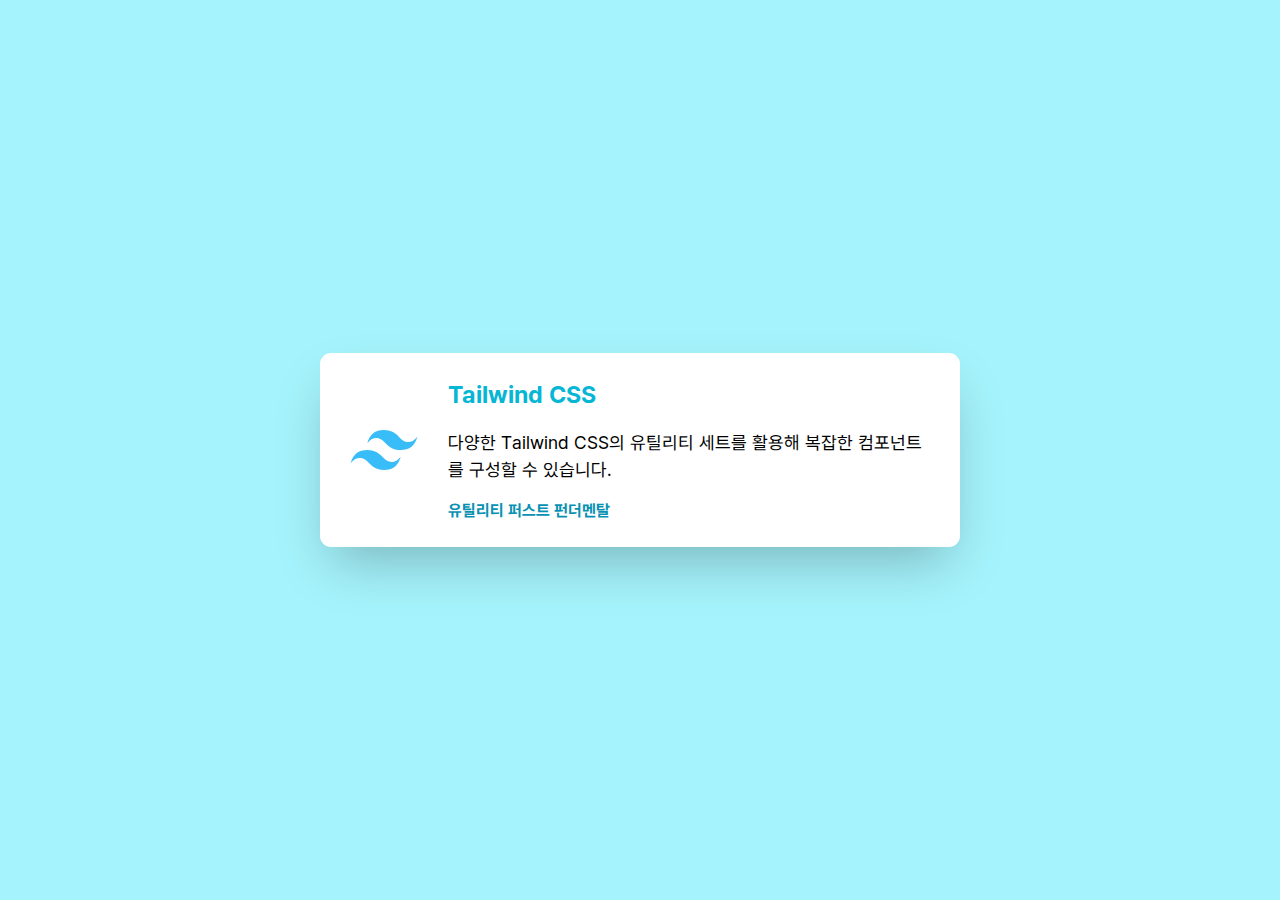
<file: src/views/01-utility-first.html>
<!doctype html>
<html lang="ko-KR">
  <head>
    <meta charset="UTF-8" />
    <meta name="viewport" content="width=device-width, initial-scale=1.0" />
    <title>유틸리티 퍼스트</title>
    <link rel="icon" href="/src/assets/favicon/tailwind.svg" />
    <link rel="stylesheet" href="/src/styles/main.css" />
  </head>
  <body class="flex h-screen items-center justify-center bg-cyan-200 font-pretendard">
    <figure class="flex w-1/2 gap-6 rounded-2xl bg-white p-6 shadow-2xl">
      <img class="h-20 w-20 self-center" src="/src/assets/logo/tailwindcss.svg" alt="" width="64" height="64" />
      <figcaption class="space-y-4">
        <strong class="text-3xl text-cyan-500" lang="en">Tailwind <abbr class="no-underline" title="Cascading Style Sheet">CSS</abbr></strong>
        <p class="text-lg">다양한 Tailwind CSS의 유틸리티 세트를 활용해 복잡한 컴포넌트를 구성할 수 있습니다.</p>
        <a class="block font-bold text-cyan-600" href="https://tailwindcss.com/docs/utility-first" rel="noopener noreferrer" target="_blank"> 유틸리티 퍼스트 펀더멘탈 </a>
      </figcaption>
    </figure>
  </body>
</html>
</file>
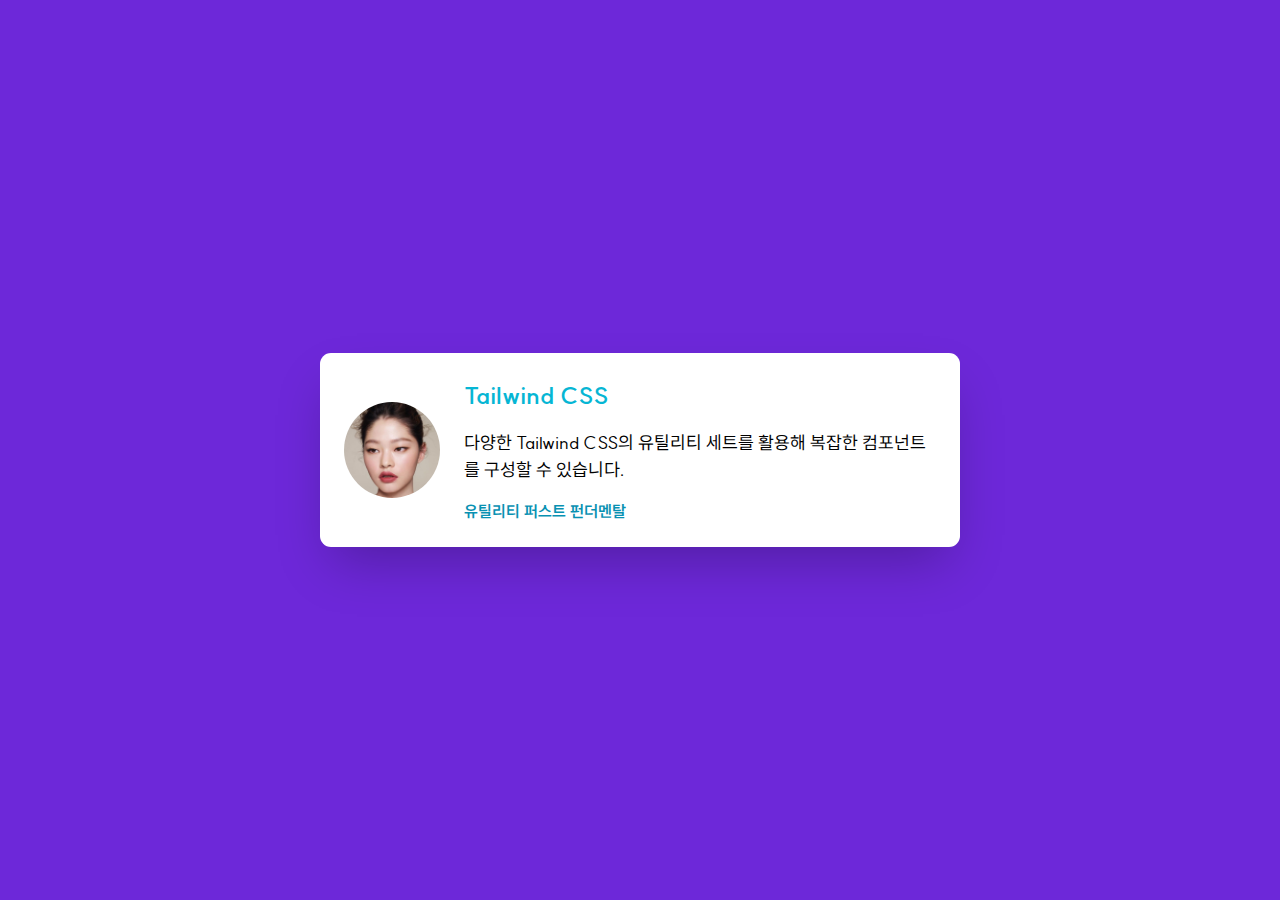
<file: src/views/02-responsive.html>
<!doctype html>
<html lang="ko-KR">
  <head>
    <meta charset="UTF-8" />
    <meta name="viewport" content="width=device-width, initial-scale=1.0" />
    <title>반응형 디자인</title>
    <link rel="icon" href="/src/assets/favicon/tailwind.svg" />
    <link rel="stylesheet" href="/src/styles/main.css" />
  </head>
  <body class="flex h-screen items-center justify-center bg-cyan-200 font-suit sm:bg-slate-500 md:bg-violet-700">
    <figure class="flex w-1/2 flex-col gap-6 rounded-2xl bg-white p-6 shadow-2xl md:flex-row">
      <img class="h-24 w-24 self-center rounded-full" src="/src/assets/face/face1.jpg" alt="" width="64" height="64" />
      <figcaption class="space-y-4">
        <strong class="text-3xl text-cyan-500" lang="en">Tailwind <abbr class="no-underline" title="Cascading Style Sheet">CSS</abbr></strong>
        <p class="text-lg">다양한 Tailwind CSS의 유틸리티 세트를 활용해 복잡한 컴포넌트를 구성할 수 있습니다.</p>
        <a class="block font-bold text-cyan-600" href="https://tailwindcss.com/docs/utility-first" rel="noopener noreferrer" target="_blank"> 유틸리티 퍼스트 펀더멘탈 </a>
      </figcaption>
    </figure>
  </body>
</html>
</file>
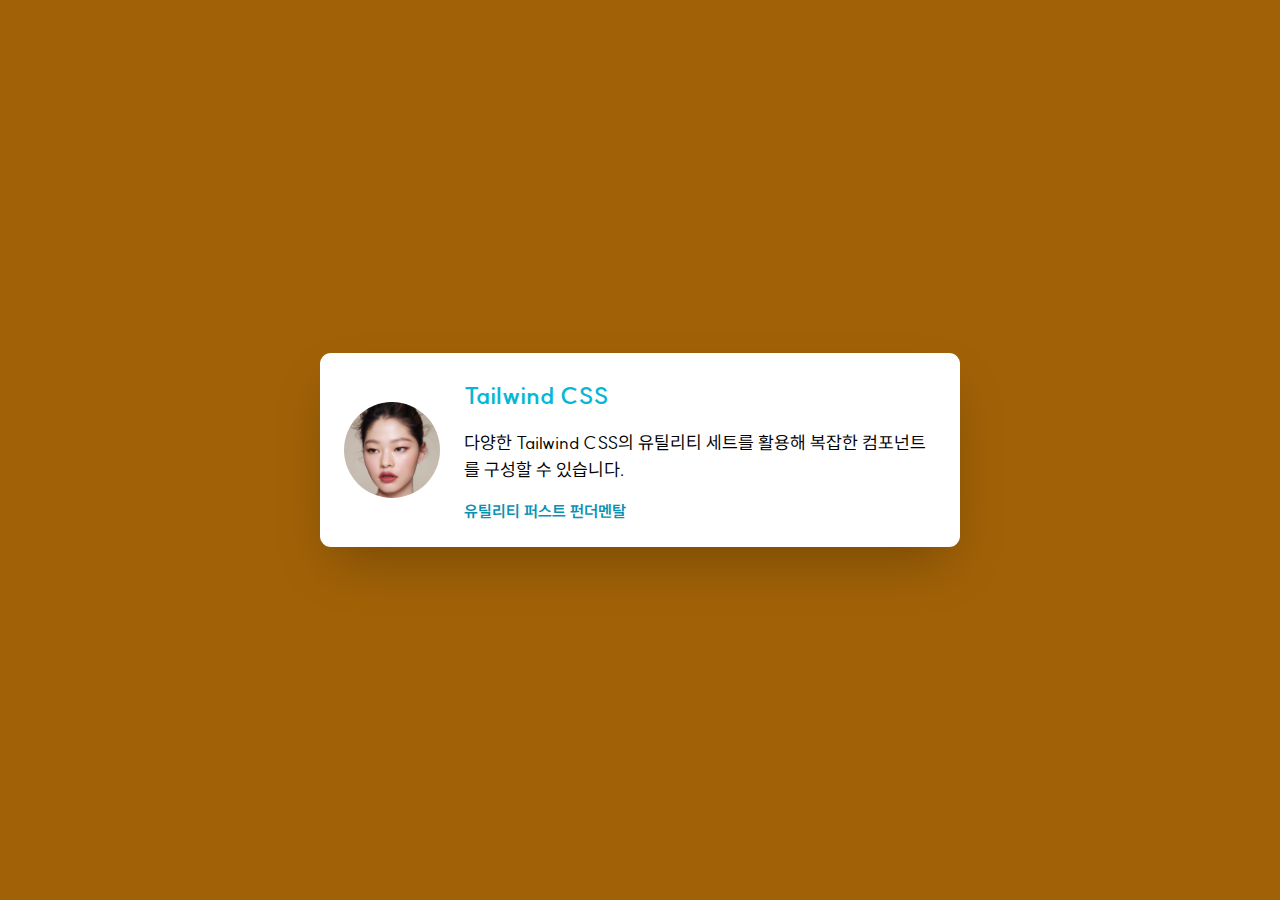
<file: src/views/03-state.html>
<!doctype html>
<html lang="ko-KR">
  <head>
    <meta charset="UTF-8" />
    <meta name="viewport" content="width=device-width, initial-scale=1.0" />
    <title>상태 디자인</title>
    <link rel="icon" href="/src/assets/favicon/tailwind.svg" />
    <link rel="stylesheet" href="/src/styles/main.css" />
  </head>
  <body class="flex h-screen items-center justify-center bg-cyan-200 font-suit sm:bg-slate-500 md:bg-yellow-700">
    <figure class="flex w-1/2 flex-col gap-6 rounded-2xl bg-white p-6 shadow-2xl md:flex-row dark:bg-slate-800 dark:text-white">
      <img class="h-24 w-24 self-center rounded-full hover:border-4 hover:border-solid hover:border-yellow-700" src="/src/assets/face/face1.jpg" alt="" width="64" height="64" />
      <figcaption class="space-y-4">
        <strong class="text-3xl text-cyan-500" lang="en">Tailwind <abbr class="no-underline" title="Cascading Style Sheet">CSS</abbr></strong>
        <p class="text-lg">다양한 Tailwind CSS의 유틸리티 세트를 활용해 복잡한 컴포넌트를 구성할 수 있습니다.</p>
        <a class="inline-block font-bold text-cyan-600 focus:rounded-sm focus:outline-none focus:ring-2 focus:ring-yellow-700 focus:ring-offset-2 active:text-red-500" href="https://tailwindcss.com/docs/utility-first" rel="noopener noreferrer" target="_blank"> 유틸리티 퍼스트 펀더멘탈 </a>
      </figcaption>
    </figure>
  </body>
</html>
</file>
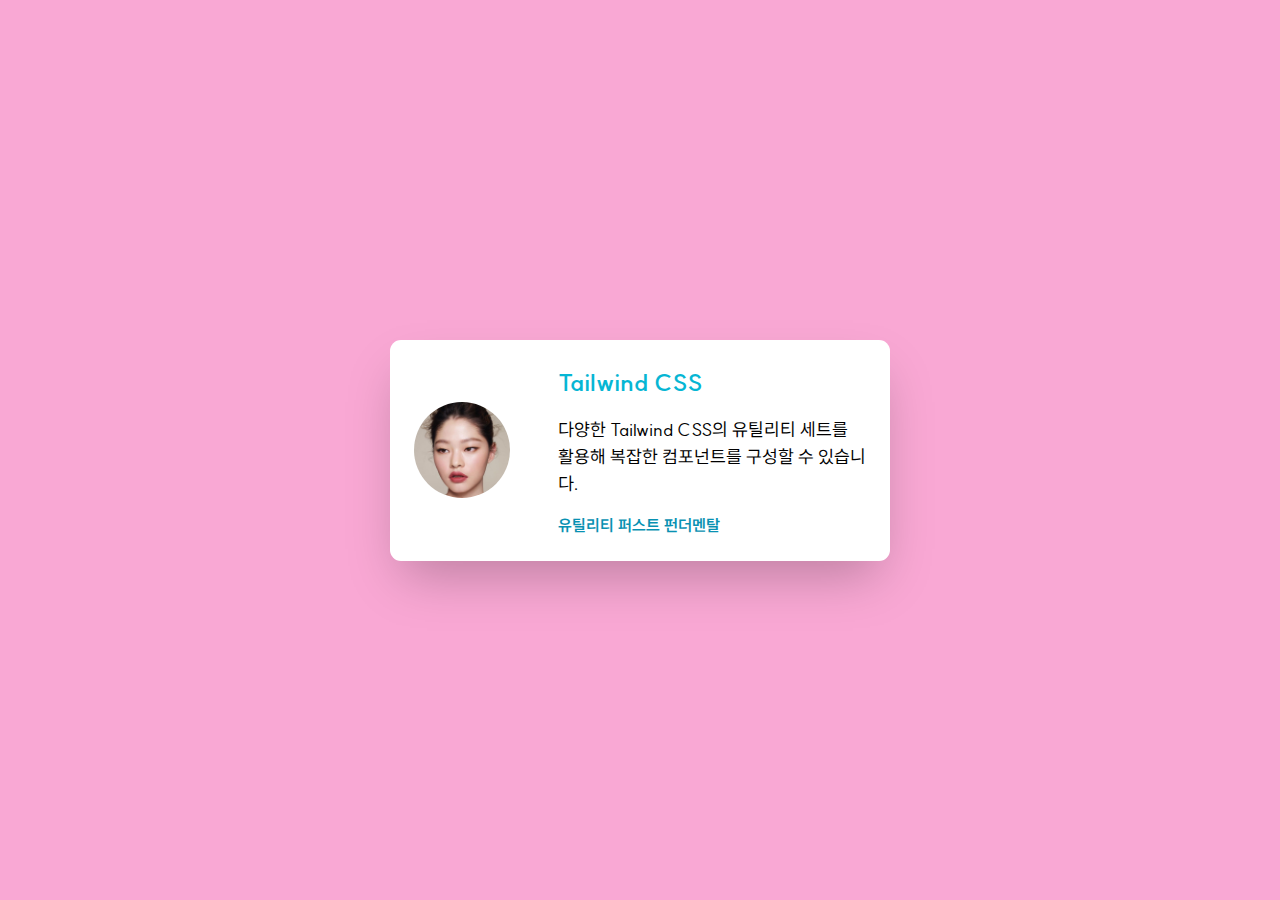
<file: src/views/04-arbitrary.html>
<!doctype html>
<html lang="ko-KR">
  <head>
    <meta charset="UTF-8" />
    <meta name="viewport" content="width=device-width, initial-scale=1.0" />
    <title>사용자 정의 값</title>
    <link rel="icon" href="/src/assets/favicon/tailwind.svg" />
    <link rel="stylesheet" href="/src/styles/main.css" />
  </head>
  <body class="flex h-screen items-center justify-center bg-pink-300 font-suit">
    <figure class="flex w-[290px] flex-col gap-6 rounded-2xl bg-white p-6 shadow-2xl md:grid md:w-[500px] md:grid-cols-[120px_1fr]">
      <img class="h-24 w-24 self-center rounded-full hover:border-4 hover:border-solid hover:border-yellow-700" src="/src/assets/face/face1.jpg" alt="" width="64" height="64" />
      <figcaption class="space-y-4">
        <strong class="text-3xl text-cyan-500" lang="en">Tailwind <abbr class="no-underline" title="Cascading Style Sheet">CSS</abbr></strong>
        <p class="text-lg">다양한 Tailwind CSS의 유틸리티 세트를 활용해 복잡한 컴포넌트를 구성할 수 있습니다.</p>
        <a class="inline-block font-bold text-cyan-600 focus:rounded-sm focus:outline-none focus:ring-2 focus:ring-yellow-700 focus:ring-offset-2 active:text-red-500" href="https://tailwindcss.com/docs/utility-first" rel="noopener noreferrer" target="_blank"> 유틸리티 퍼스트 펀더멘탈 </a>
      </figcaption>
    </figure>
  </body>
</html>
</file>
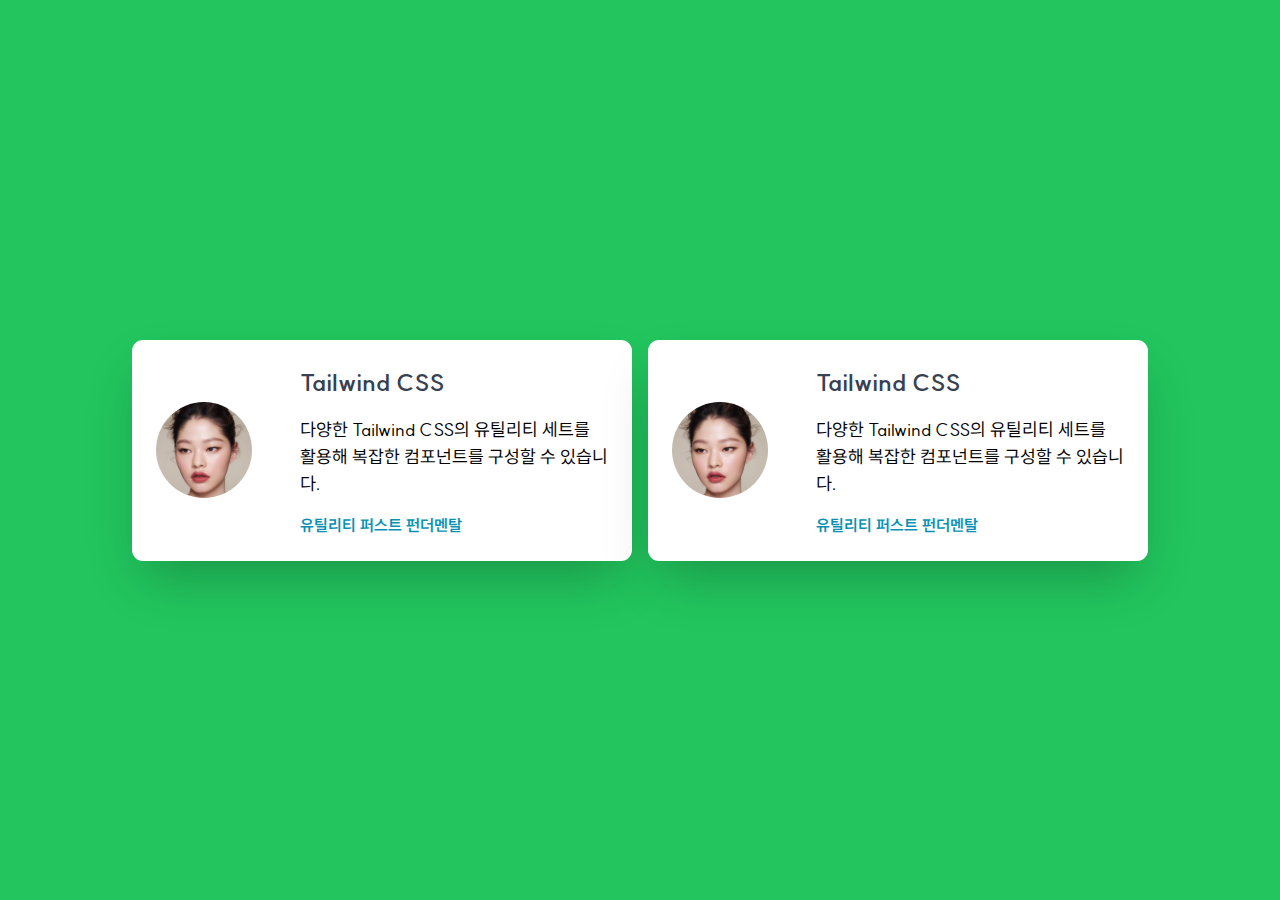
<file: src/views/05-apply.html>
<!doctype html>
<html lang="ko-KR">
  <head>
    <meta charset="UTF-8" />
    <meta name="viewport" content="width=device-width, initial-scale=1.0" />
    <title>스타일 재사용</title>
    <link rel="icon" href="/src/assets/favicon/tailwind.svg" />
    <link rel="stylesheet" href="/src/styles/main.css" />
  </head>
  <body class="flex h-screen items-center justify-center gap-4 bg-green-500 font-suit">
    <figure class="avatar-card">
      <img class="avatar-card__image" src="/src/assets/face/face1.jpg" alt="" width="64" height="64" />
      <figcaption class="avatar-card__caption">
        <strong lang="en">Tailwind <abbr class="no-underline" title="Cascading Style Sheet">CSS</abbr></strong>
        <p>다양한 Tailwind CSS의 유틸리티 세트를 활용해 복잡한 컴포넌트를 구성할 수 있습니다.</p>
        <a href="https://tailwindcss.com/docs/utility-first" rel="noopener noreferrer" target="_blank"> 유틸리티 퍼스트 펀더멘탈 </a>
      </figcaption>
    </figure>
    <figure class="avatar-card">
      <img class="avatar-card__image" src="/src/assets/face/face1.jpg" alt="" width="64" height="64" />
      <figcaption class="avatar-card__caption">
        <strong lang="en">Tailwind <abbr class="no-underline" title="Cascading Style Sheet">CSS</abbr></strong>
        <p>다양한 Tailwind CSS의 유틸리티 세트를 활용해 복잡한 컴포넌트를 구성할 수 있습니다.</p>
        <a href="https://tailwindcss.com/docs/utility-first" rel="noopener noreferrer" target="_blank"> 유틸리티 퍼스트 펀더멘탈 </a>
      </figcaption>
    </figure>
  </body>
</html>
</file>
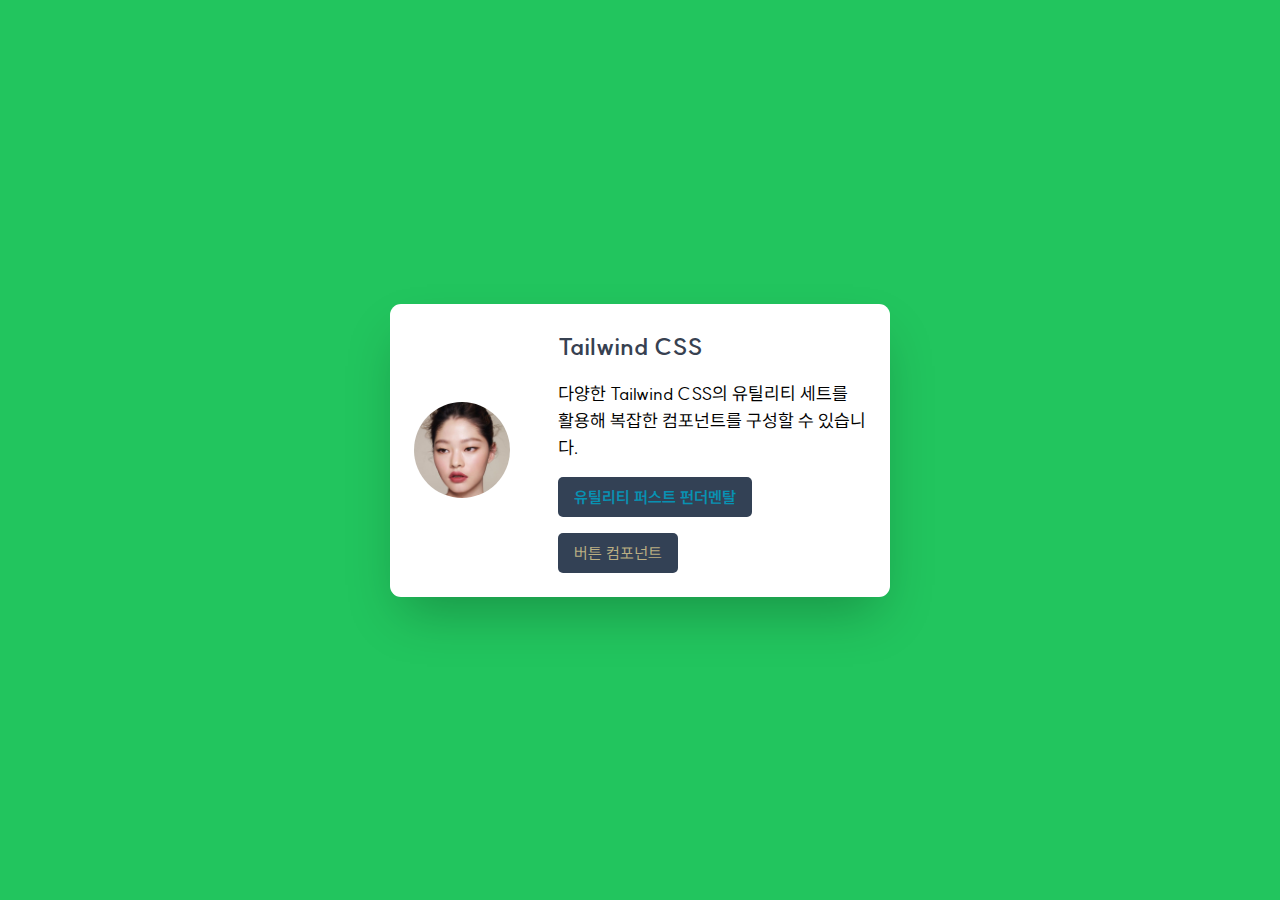
<file: src/views/06-layer.html>
<!doctype html>
<html lang="ko-KR">
  <head>
    <meta charset="UTF-8" />
    <meta name="viewport" content="width=device-width, initial-scale=1.0" />
    <title>스타일 우선순위</title>
    <link rel="icon" href="/src/assets/favicon/tailwind.svg" />
    <link rel="stylesheet" href="/src/styles/main.css" />
  </head>
  <body class="flex h-screen items-center justify-center gap-4 bg-green-500 font-suit">
    <figure class="avatar-card">
      <img class="avatar-card__image" src="/src/assets/face/face1.jpg" alt="" width="64" height="64" />
      <figcaption class="avatar-card__caption">
        <strong lang="en">Tailwind <abbr title="Cascading Style Sheet">CSS</abbr></strong>
        <p>다양한 Tailwind CSS의 유틸리티 세트를 활용해 복잡한 컴포넌트를 구성할 수 있습니다.</p>
        <a class="button" href="https://tailwindcss.com/docs/utility-first" rel="noopener noreferrer" target="_blank"> 유틸리티 퍼스트 펀더멘탈 </a>
        <button class="button text-pesto-300" type="button">버튼 컴포넌트</button>
      </figcaption>
    </figure>
  </body>
</html>
</file>
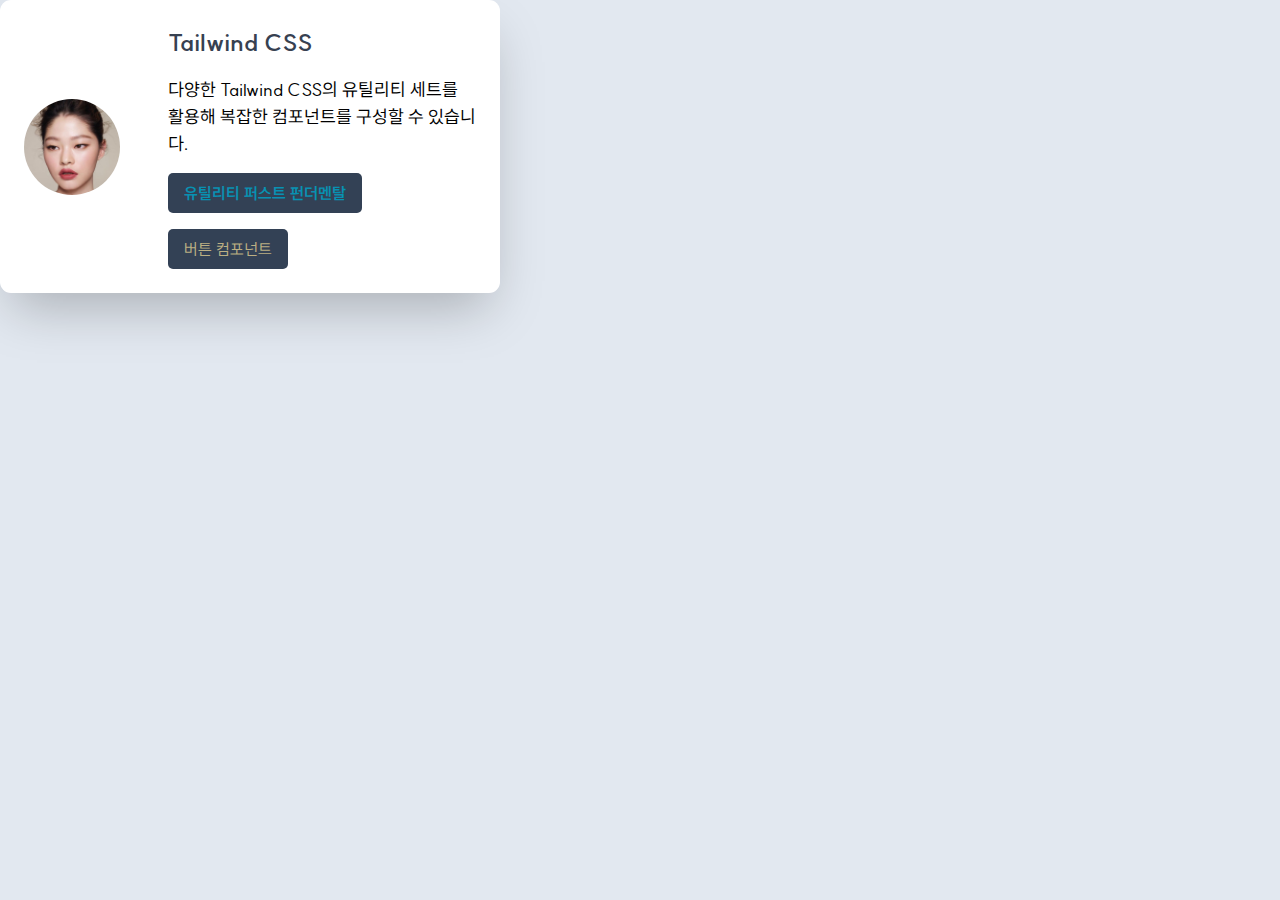
<file: src/views/07-built-in.html>
<!doctype html>
<html lang="ko-KR">
  <head>
    <meta charset="UTF-8" />
    <meta name="viewport" content="width=device-width, initial-scale=1.0" />
    <title>빌트인 함수</title>
    <link rel="icon" href="/src/assets/favicon/tailwind.svg" />
    <link rel="stylesheet" href="/src/styles/main.css" />
  </head>
  <body class="font-suit">
    <figure class="avatar-card">
      <img class="avatar-card__image" src="/src/assets/face/face1.jpg" alt="" width="64" height="64" />
      <figcaption class="avatar-card__caption">
        <strong lang="en">Tailwind <abbr title="Cascading Style Sheet">CSS</abbr></strong>
        <p>다양한 Tailwind CSS의 유틸리티 세트를 활용해 복잡한 컴포넌트를 구성할 수 있습니다.</p>
        <a class="button" href="https://tailwindcss.com/docs/utility-first" rel="noopener noreferrer" target="_blank"> 유틸리티 퍼스트 펀더멘탈 </a>
        <button class="button text-pesto-300" type="button">버튼 컴포넌트</button>
      </figcaption>
    </figure>
  </body>
</html>
</file>
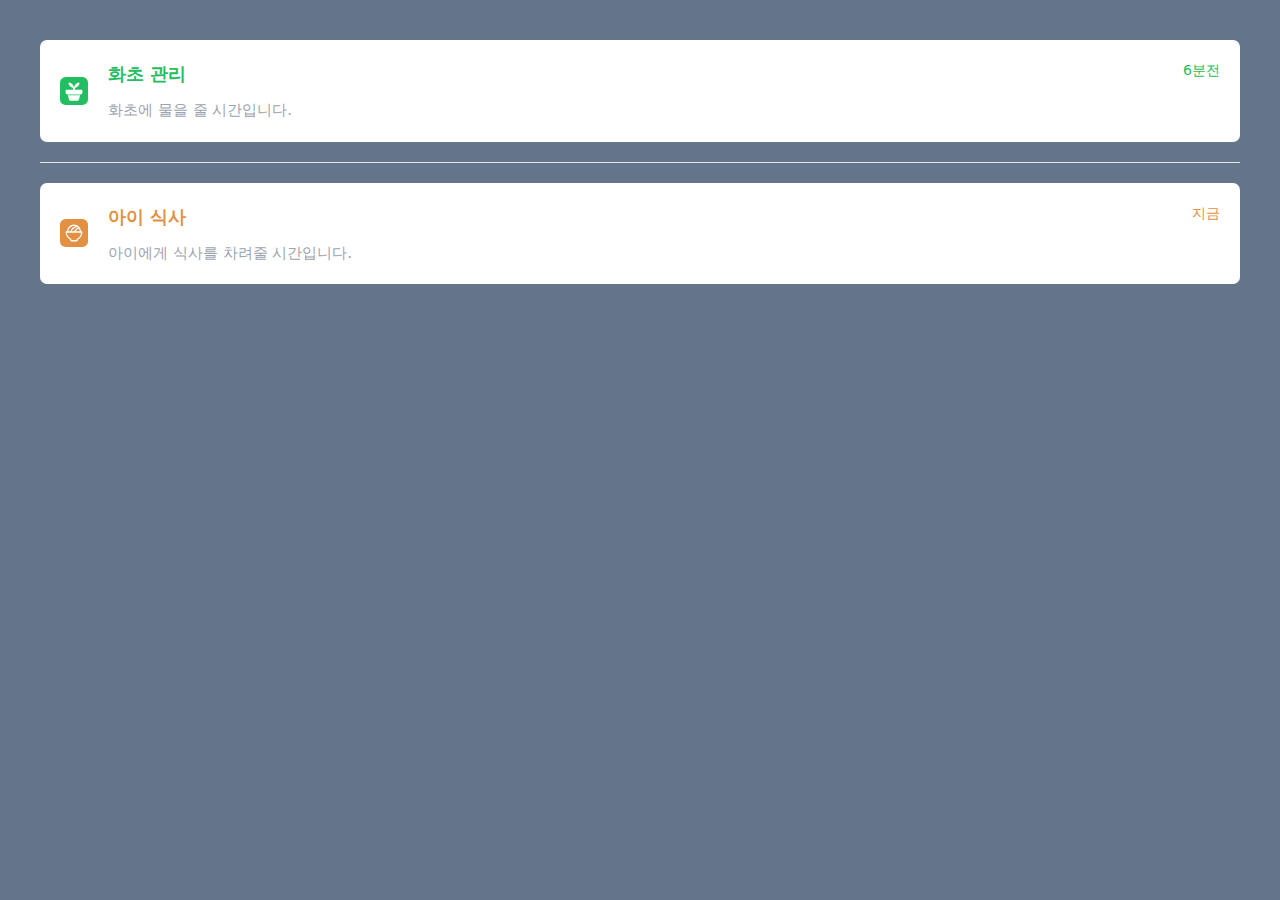
<file: src/views/09-notification.html>
<!doctype html>
<html lang="ko-KR">
  <head>
    <meta charset="UTF-8" />
    <meta name="viewport" content="width=device-width, initial-scale=1.0" />
    <title>알림</title>
    <link rel="icon" href="/src/assets/favicon/euid.svg" />
    <link rel="stylesheet" href="/src/styles/main.css" />
  </head>
  <body class="m-10 bg-slate-500">
    <div class="group flex flex-row-reverse items-center gap-5 rounded-xl bg-white p-5 hover:bg-primary-300">
      <div class="flex flex-1 flex-wrap justify-between gap-3 *:group-hover:text-white">
        <strong class="text-lg text-primary-300">화초 관리</strong>
        <time class="text-xs text-primary-300" datetime="2024-10-25T09:24:07">6분전</time>
        <p class="w-full text-sm text-gray-400">화초에 물을 줄 시간입니다.</p>
      </div>
      <svg class="fill-primary-300 group-hover:fill-tertiary-200" width="28" height="28" viewBox="0 0 28 28" fill="none" xmlns="http://www.w3.org/2000/svg">
        <rect width="28" height="28" rx="5.6" />
        <path
          d="M10.78 23.8C10.3444 23.8 9.96334 23.6705 9.63667 23.4114C9.31 23.1524 9.09223 22.8172 8.98334 22.4058L7.93334 18.3148H20.0667L19.0167 22.4058C18.9078 22.8172 18.69 23.1524 18.3633 23.4114C18.0367 23.6705 17.6556 23.8 17.22 23.8H10.78ZM14 11.0013C14 9.63003 14.4744 8.44158 15.4233 7.43597C16.3722 6.43036 17.5544 5.8209 18.97 5.60759C19.0478 5.59236 19.1178 5.59998 19.18 5.63045C19.2422 5.66092 19.3044 5.69901 19.3667 5.74472C19.4289 5.79043 19.4718 5.84742 19.4955 5.91568C19.5191 5.98394 19.5228 6.05646 19.5067 6.13325C19.3356 7.33694 18.834 8.38429 18.0021 9.27532C17.1702 10.1664 16.1473 10.7112 14.9333 10.9099V12.8297H21.4667C21.7311 12.8297 21.9529 12.9175 22.1321 13.093C22.3113 13.2685 22.4006 13.4855 22.4 13.7439V15.5723C22.4 16.0751 22.2174 16.5057 21.8521 16.864C21.4869 17.2224 21.0473 17.4013 20.5333 17.4006H7.46667C6.95334 17.4006 6.51405 17.2218 6.14881 16.864C5.78356 16.5063 5.60063 16.0757 5.60001 15.5723V13.7439C5.60001 13.4849 5.68961 13.2679 5.86881 13.093C6.04801 12.9181 6.26952 12.8303 6.53334 12.8297H13.0667V10.9099C11.8533 10.7118 10.8307 10.1673 9.99881 9.27624C9.16689 8.38521 8.66507 7.33755 8.49334 6.13325C8.47778 6.05707 8.48183 5.98485 8.50547 5.91659C8.52912 5.84833 8.57174 5.79104 8.63334 5.74472C8.69556 5.69901 8.75778 5.66092 8.82001 5.63045C8.88223 5.59998 8.95223 5.59236 9.03001 5.60759C10.4456 5.8209 11.6278 6.43036 12.5767 7.43597C13.5256 8.44158 14 9.63003 14 11.0013Z"
          fill="#fff"
        />
      </svg>
    </div>
    <hr class="my-5" />
    <div class="group flex flex-row-reverse items-center gap-5 rounded-xl bg-white p-5 hover:bg-tertiary-200">
      <div class="flex flex-1 flex-wrap justify-between gap-3 *:group-hover:text-white">
        <strong class="text-lg text-tertiary-200">아이 식사</strong>
        <time class="text-xs text-tertiary-200" datetime="2024-10-25T09:30:25">지금</time>
        <p class="w-full text-sm text-gray-400">아이에게 식사를 차려줄 시간입니다.</p>
      </div>
      <svg class="fill-tertiary-200 group-hover:fill-primary-300" width="28" height="28" viewBox="0 0 28 28" fill="none" xmlns="http://www.w3.org/2000/svg">
        <rect width="28" height="28" rx="5.6" />
        <path
          d="M21.7539 12.3169H21.0778C20.9155 10.4808 20.0996 8.7741 18.7902 7.53147C17.4808 6.28885 15.7724 5.59998 14 5.59998C12.2276 5.59998 10.5192 6.28885 9.20983 7.53147C7.90044 8.7741 7.08455 10.4808 6.9222 12.3169H6.24616C6.07479 12.3169 5.91044 12.3877 5.78926 12.5138C5.66808 12.6398 5.60001 12.8108 5.60001 12.9891C5.60285 14.5877 6.02573 16.1551 6.82294 17.5217C7.62015 18.8884 8.76133 20.0023 10.1231 20.743V21.0556C10.1231 21.4121 10.2592 21.7541 10.5016 22.0062C10.7439 22.2583 11.0726 22.4 11.4154 22.4H16.5846C16.9274 22.4 17.2561 22.2583 17.4984 22.0062C17.7408 21.7541 17.8769 21.4121 17.8769 21.0556V20.743C19.2387 20.0023 20.3799 18.8884 21.1771 17.5217C21.9743 16.1551 22.3972 14.5877 22.4 12.9891C22.4 12.8108 22.3319 12.6398 22.2108 12.5138C22.0896 12.3877 21.9252 12.3169 21.7539 12.3169ZM19.7782 12.3169H15.6251C16.4085 11.0942 17.5937 10.2108 18.9584 9.83225C19.4047 10.5873 19.6846 11.4359 19.7782 12.3169ZM17.6734 8.30298C17.8215 8.42902 17.9634 8.56206 18.099 8.7021C16.379 9.33158 14.9575 10.6253 14.1292 12.3152H11.7465C12.1504 11.1375 12.8939 10.1183 13.8755 9.3967C14.8571 8.67512 16.0289 8.2864 17.2308 8.28366C17.3786 8.28366 17.5264 8.29122 17.6734 8.30298ZM14 6.93924C14.5185 6.9396 15.0346 7.01223 15.5346 7.15519C14.317 7.46942 13.2005 8.11202 12.2976 9.01823C11.3948 9.92443 10.7375 11.0622 10.392 12.3169H8.22178C8.38206 10.8388 9.05961 9.47369 10.1253 8.48191C11.1909 7.49013 12.5702 6.94101 14 6.93924ZM16.961 19.7112C16.8483 19.765 16.7529 19.8515 16.6861 19.9603C16.6194 20.069 16.5841 20.1955 16.5846 20.3245V21.0556H11.4154V20.3245C11.4159 20.1955 11.3806 20.069 11.3139 19.9603C11.2471 19.8515 11.1517 19.765 11.039 19.7112C9.90268 19.1672 8.92388 18.3218 8.20086 17.2599C7.47784 16.198 7.03603 14.957 6.91978 13.6613H21.0778C20.9618 14.9567 20.5203 16.1976 19.7978 17.2595C19.0752 18.3213 18.0969 19.1668 16.961 19.7112Z"
          fill="#fff"
        />
      </svg>
    </div>
  </body>
</html>
</file>
<file: src/styles/main.css>
/* base 스타일 재구성 */

body {
  background: #0f172a;
}

@media (min-width: 640px) {
  body {
    background: #334155;
  }
}

@media (min-width: 768px) {
  body {
    background: #64748b;
  }
}

@media (min-width: 950px) {
  body {
    background: #e2e8f0;
  }
}

/* 스타일 재사용 */

.avatar-card {
  display: flex;
  width: 290px;
  flex-direction: column;
  gap: 1.5rem;
  border-radius: 0.6833604574203491rem;
  --tw-bg-opacity: 1;
  background-color: rgb(255 255 255 / var(--tw-bg-opacity));
  padding: 1.5rem;
  --tw-shadow: 0 25px 50px -12px rgb(0 0 0 / 0.25);
  --tw-shadow-colored: 0 25px 50px -12px var(--tw-shadow-color);
  box-shadow: var(--tw-ring-offset-shadow, 0 0 #0000), var(--tw-ring-shadow, 0 0 #0000), var(--tw-shadow);
}

@media (min-width: 768px) {
  .avatar-card {
    display: grid;
    width: 500px;
    grid-template-columns: 120px 1fr;
  }
}

.avatar-card {
  .avatar-card__image {
    height: 6rem;
  }
  .avatar-card__image {
    width: 6rem;
  }
  .avatar-card__image {
    align-self: center;
  }
  .avatar-card__image {
    border-radius: 9999px;
  }
  .avatar-card__image:hover {
    border-width: 4px;
  }
  .avatar-card__image:hover {
    border-style: solid;
  }
  .avatar-card__image:hover {
    --tw-border-opacity: 1;
    border-color: rgb(161 98 7 / var(--tw-border-opacity));
  }
  .avatar-card__caption > :not([hidden]) ~ :not([hidden]) {
    --tw-space-y-reverse: 0;
    margin-top: calc(1rem * calc(1 - var(--tw-space-y-reverse)));
    margin-bottom: calc(1rem * var(--tw-space-y-reverse));
  }
  .avatar-card__caption {
    strong {
      font-size: 1.5rem;
    }
    strong {
      --tw-text-opacity: 1;
      color: rgb(55 65 81 / var(--tw-text-opacity));
    }
    p {
      font-size: 1.125rem;
    }
    a {
      display: inline-block;
    }
    a {
      font-weight: 700;
    }
    a {
      --tw-text-opacity: 1;
      color: rgb(8 145 178 / var(--tw-text-opacity));
    }
    a:focus {
      border-radius: 0.1875rem;
    }
    a:focus {
      outline: 2px solid transparent;
      outline-offset: 2px;
    }
    a:focus {
      --tw-ring-offset-shadow: var(--tw-ring-inset) 0 0 0 var(--tw-ring-offset-width) var(--tw-ring-offset-color);
      --tw-ring-shadow: var(--tw-ring-inset) 0 0 0 calc(2px + var(--tw-ring-offset-width)) var(--tw-ring-color);
      box-shadow: var(--tw-ring-offset-shadow), var(--tw-ring-shadow), var(--tw-shadow, 0 0 #0000);
    }
    a:focus {
      --tw-ring-opacity: 1;
      --tw-ring-color: rgb(161 98 7 / var(--tw-ring-opacity));
    }
    a:focus {
      --tw-ring-offset-width: 2px;
    }
    a:active {
      --tw-text-opacity: 1;
      color: rgb(239 68 68 / var(--tw-text-opacity));
    }
  }
}

*, ::before, ::after {
  --tw-border-spacing-x: 0;
  --tw-border-spacing-y: 0;
  --tw-translate-x: 0;
  --tw-translate-y: 0;
  --tw-rotate: 0;
  --tw-skew-x: 0;
  --tw-skew-y: 0;
  --tw-scale-x: 1;
  --tw-scale-y: 1;
  --tw-pan-x:  ;
  --tw-pan-y:  ;
  --tw-pinch-zoom:  ;
  --tw-scroll-snap-strictness: proximity;
  --tw-gradient-from-position:  ;
  --tw-gradient-via-position:  ;
  --tw-gradient-to-position:  ;
  --tw-ordinal:  ;
  --tw-slashed-zero:  ;
  --tw-numeric-figure:  ;
  --tw-numeric-spacing:  ;
  --tw-numeric-fraction:  ;
  --tw-ring-inset:  ;
  --tw-ring-offset-width: 0px;
  --tw-ring-offset-color: #fff;
  --tw-ring-color: rgb(59 130 246 / 0.5);
  --tw-ring-offset-shadow: 0 0 #0000;
  --tw-ring-shadow: 0 0 #0000;
  --tw-shadow: 0 0 #0000;
  --tw-shadow-colored: 0 0 #0000;
  --tw-blur:  ;
  --tw-brightness:  ;
  --tw-contrast:  ;
  --tw-grayscale:  ;
  --tw-hue-rotate:  ;
  --tw-invert:  ;
  --tw-saturate:  ;
  --tw-sepia:  ;
  --tw-drop-shadow:  ;
  --tw-backdrop-blur:  ;
  --tw-backdrop-brightness:  ;
  --tw-backdrop-contrast:  ;
  --tw-backdrop-grayscale:  ;
  --tw-backdrop-hue-rotate:  ;
  --tw-backdrop-invert:  ;
  --tw-backdrop-opacity:  ;
  --tw-backdrop-saturate:  ;
  --tw-backdrop-sepia:  ;
  --tw-contain-size:  ;
  --tw-contain-layout:  ;
  --tw-contain-paint:  ;
  --tw-contain-style:  ;
}

::backdrop {
  --tw-border-spacing-x: 0;
  --tw-border-spacing-y: 0;
  --tw-translate-x: 0;
  --tw-translate-y: 0;
  --tw-rotate: 0;
  --tw-skew-x: 0;
  --tw-skew-y: 0;
  --tw-scale-x: 1;
  --tw-scale-y: 1;
  --tw-pan-x:  ;
  --tw-pan-y:  ;
  --tw-pinch-zoom:  ;
  --tw-scroll-snap-strictness: proximity;
  --tw-gradient-from-position:  ;
  --tw-gradient-via-position:  ;
  --tw-gradient-to-position:  ;
  --tw-ordinal:  ;
  --tw-slashed-zero:  ;
  --tw-numeric-figure:  ;
  --tw-numeric-spacing:  ;
  --tw-numeric-fraction:  ;
  --tw-ring-inset:  ;
  --tw-ring-offset-width: 0px;
  --tw-ring-offset-color: #fff;
  --tw-ring-color: rgb(59 130 246 / 0.5);
  --tw-ring-offset-shadow: 0 0 #0000;
  --tw-ring-shadow: 0 0 #0000;
  --tw-shadow: 0 0 #0000;
  --tw-shadow-colored: 0 0 #0000;
  --tw-blur:  ;
  --tw-brightness:  ;
  --tw-contrast:  ;
  --tw-grayscale:  ;
  --tw-hue-rotate:  ;
  --tw-invert:  ;
  --tw-saturate:  ;
  --tw-sepia:  ;
  --tw-drop-shadow:  ;
  --tw-backdrop-blur:  ;
  --tw-backdrop-brightness:  ;
  --tw-backdrop-contrast:  ;
  --tw-backdrop-grayscale:  ;
  --tw-backdrop-hue-rotate:  ;
  --tw-backdrop-invert:  ;
  --tw-backdrop-opacity:  ;
  --tw-backdrop-saturate:  ;
  --tw-backdrop-sepia:  ;
  --tw-contain-size:  ;
  --tw-contain-layout:  ;
  --tw-contain-paint:  ;
  --tw-contain-style:  ;
}

/* ! tailwindcss v3.4.14 | MIT License | https://tailwindcss.com */

/*
1. Prevent padding and border from affecting element width. (https://github.com/mozdevs/cssremedy/issues/4)
2. Allow adding a border to an element by just adding a border-width. (https://github.com/tailwindcss/tailwindcss/pull/116)
*/

*,
::before,
::after {
  box-sizing: border-box;
  /* 1 */
  border-width: 0;
  /* 2 */
  border-style: solid;
  /* 2 */
  border-color: #e5e7eb;
  /* 2 */
}

::before,
::after {
  --tw-content: '';
}

/*
1. Use a consistent sensible line-height in all browsers.
2. Prevent adjustments of font size after orientation changes in iOS.
3. Use a more readable tab size.
4. Use the user's configured `sans` font-family by default.
5. Use the user's configured `sans` font-feature-settings by default.
6. Use the user's configured `sans` font-variation-settings by default.
7. Disable tap highlights on iOS
*/

html,
:host {
  line-height: 1.5;
  /* 1 */
  -webkit-text-size-adjust: 100%;
  /* 2 */
  -moz-tab-size: 4;
  /* 3 */
  -o-tab-size: 4;
     tab-size: 4;
  /* 3 */
  font-family: ui-sans-serif, system-ui, sans-serif, "Apple Color Emoji", "Segoe UI Emoji", "Segoe UI Symbol", "Noto Color Emoji";
  /* 4 */
  font-feature-settings: normal;
  /* 5 */
  font-variation-settings: normal;
  /* 6 */
  -webkit-tap-highlight-color: transparent;
  /* 7 */
}

/*
1. Remove the margin in all browsers.
2. Inherit line-height from `html` so users can set them as a class directly on the `html` element.
*/

body {
  margin: 0;
  /* 1 */
  line-height: inherit;
  /* 2 */
}

/*
1. Add the correct height in Firefox.
2. Correct the inheritance of border color in Firefox. (https://bugzilla.mozilla.org/show_bug.cgi?id=190655)
3. Ensure horizontal rules are visible by default.
*/

hr {
  height: 0;
  /* 1 */
  color: inherit;
  /* 2 */
  border-top-width: 1px;
  /* 3 */
}

/*
Add the correct text decoration in Chrome, Edge, and Safari.
*/

abbr:where([title]) {
  -webkit-text-decoration: underline dotted;
          text-decoration: underline dotted;
}

/*
Remove the default font size and weight for headings.
*/

h1,
h2,
h3,
h4,
h5,
h6 {
  font-size: inherit;
  font-weight: inherit;
}

/*
Reset links to optimize for opt-in styling instead of opt-out.
*/

a {
  color: inherit;
  text-decoration: inherit;
}

/*
Add the correct font weight in Edge and Safari.
*/

b,
strong {
  font-weight: bolder;
}

/*
1. Use the user's configured `mono` font-family by default.
2. Use the user's configured `mono` font-feature-settings by default.
3. Use the user's configured `mono` font-variation-settings by default.
4. Correct the odd `em` font sizing in all browsers.
*/

code,
kbd,
samp,
pre {
  font-family: ui-monospace, SFMono-Regular, Menlo, Monaco, Consolas, "Liberation Mono", "Courier New", monospace;
  /* 1 */
  font-feature-settings: normal;
  /* 2 */
  font-variation-settings: normal;
  /* 3 */
  font-size: 1em;
  /* 4 */
}

/*
Add the correct font size in all browsers.
*/

small {
  font-size: 80%;
}

/*
Prevent `sub` and `sup` elements from affecting the line height in all browsers.
*/

sub,
sup {
  font-size: 75%;
  line-height: 0;
  position: relative;
  vertical-align: baseline;
}

sub {
  bottom: -0.25em;
}

sup {
  top: -0.5em;
}

/*
1. Remove text indentation from table contents in Chrome and Safari. (https://bugs.chromium.org/p/chromium/issues/detail?id=999088, https://bugs.webkit.org/show_bug.cgi?id=201297)
2. Correct table border color inheritance in all Chrome and Safari. (https://bugs.chromium.org/p/chromium/issues/detail?id=935729, https://bugs.webkit.org/show_bug.cgi?id=195016)
3. Remove gaps between table borders by default.
*/

table {
  text-indent: 0;
  /* 1 */
  border-color: inherit;
  /* 2 */
  border-collapse: collapse;
  /* 3 */
}

/*
1. Change the font styles in all browsers.
2. Remove the margin in Firefox and Safari.
3. Remove default padding in all browsers.
*/

button,
input,
optgroup,
select,
textarea {
  font-family: inherit;
  /* 1 */
  font-feature-settings: inherit;
  /* 1 */
  font-variation-settings: inherit;
  /* 1 */
  font-size: 100%;
  /* 1 */
  font-weight: inherit;
  /* 1 */
  line-height: inherit;
  /* 1 */
  letter-spacing: inherit;
  /* 1 */
  color: inherit;
  /* 1 */
  margin: 0;
  /* 2 */
  padding: 0;
  /* 3 */
}

/*
Remove the inheritance of text transform in Edge and Firefox.
*/

button,
select {
  text-transform: none;
}

/*
1. Correct the inability to style clickable types in iOS and Safari.
2. Remove default button styles.
*/

button,
input:where([type='button']),
input:where([type='reset']),
input:where([type='submit']) {
  -webkit-appearance: button;
  /* 1 */
  background-color: transparent;
  /* 2 */
  background-image: none;
  /* 2 */
}

/*
Use the modern Firefox focus style for all focusable elements.
*/

:-moz-focusring {
  outline: auto;
}

/*
Remove the additional `:invalid` styles in Firefox. (https://github.com/mozilla/gecko-dev/blob/2f9eacd9d3d995c937b4251a5557d95d494c9be1/layout/style/res/forms.css#L728-L737)
*/

:-moz-ui-invalid {
  box-shadow: none;
}

/*
Add the correct vertical alignment in Chrome and Firefox.
*/

progress {
  vertical-align: baseline;
}

/*
Correct the cursor style of increment and decrement buttons in Safari.
*/

::-webkit-inner-spin-button,
::-webkit-outer-spin-button {
  height: auto;
}

/*
1. Correct the odd appearance in Chrome and Safari.
2. Correct the outline style in Safari.
*/

[type='search'] {
  -webkit-appearance: textfield;
  /* 1 */
  outline-offset: -2px;
  /* 2 */
}

/*
Remove the inner padding in Chrome and Safari on macOS.
*/

::-webkit-search-decoration {
  -webkit-appearance: none;
}

/*
1. Correct the inability to style clickable types in iOS and Safari.
2. Change font properties to `inherit` in Safari.
*/

::-webkit-file-upload-button {
  -webkit-appearance: button;
  /* 1 */
  font: inherit;
  /* 2 */
}

/*
Add the correct display in Chrome and Safari.
*/

summary {
  display: list-item;
}

/*
Removes the default spacing and border for appropriate elements.
*/

blockquote,
dl,
dd,
h1,
h2,
h3,
h4,
h5,
h6,
hr,
figure,
p,
pre {
  margin: 0;
}

fieldset {
  margin: 0;
  padding: 0;
}

legend {
  padding: 0;
}

ol,
ul,
menu {
  list-style: none;
  margin: 0;
  padding: 0;
}

/*
Reset default styling for dialogs.
*/

dialog {
  padding: 0;
}

/*
Prevent resizing textareas horizontally by default.
*/

textarea {
  resize: vertical;
}

/*
1. Reset the default placeholder opacity in Firefox. (https://github.com/tailwindlabs/tailwindcss/issues/3300)
2. Set the default placeholder color to the user's configured gray 400 color.
*/

input::-moz-placeholder, textarea::-moz-placeholder {
  opacity: 1;
  /* 1 */
  color: #9ca3af;
  /* 2 */
}

input::placeholder,
textarea::placeholder {
  opacity: 1;
  /* 1 */
  color: #9ca3af;
  /* 2 */
}

/*
Set the default cursor for buttons.
*/

button,
[role="button"] {
  cursor: pointer;
}

/*
Make sure disabled buttons don't get the pointer cursor.
*/

:disabled {
  cursor: default;
}

/*
1. Make replaced elements `display: block` by default. (https://github.com/mozdevs/cssremedy/issues/14)
2. Add `vertical-align: middle` to align replaced elements more sensibly by default. (https://github.com/jensimmons/cssremedy/issues/14#issuecomment-634934210)
   This can trigger a poorly considered lint error in some tools but is included by design.
*/

img,
svg,
video,
canvas,
audio,
iframe,
embed,
object {
  display: block;
  /* 1 */
  vertical-align: middle;
  /* 2 */
}

/*
Constrain images and videos to the parent width and preserve their intrinsic aspect ratio. (https://github.com/mozdevs/cssremedy/issues/14)
*/

img,
video {
  max-width: 100%;
  height: auto;
}

/* Make elements with the HTML hidden attribute stay hidden by default */

[hidden]:where(:not([hidden="until-found"])) {
  display: none;
}

/* SUIT Variable */

@font-face {
  font-family: "SUIT Variable";

  font-weight: 100 900;

  src: url("/src/assets/font/suit/SUIT-Variable.woff2") format("woff2-variations");
}

/* Pretendard Font */

@font-face {
  font-family: "Pretendard Variable";

  font-weight: 45 920;

  font-style: normal;

  font-display: swap;

  src: url("/src/assets/font/pretendard/woff2/PretendardVariable.woff2") format("woff2-variations");
}

/* Noto Serif Font */

@font-face {
  font-family: "Noto Serif KR";

  font-style: normal;

  font-weight: 100;

  src: local("Noto Serif CJK KR"), local("Source Han Serif K"), local("Source Han Serif"), local("Noto Serif CJK"), local("Noto Serif"), url(/src/assets/font/notoserif/web/NotoSerifCJKkr-ExtraLight-subset.woff) format("woff"), url(/src/assets/font/notoserif/web/NotoSerifCJKkr-ExtraLight-subset.woff2) format("woff2"), url(/src/assets/font/notoserif/web/NotoSerifCJKkr-ExtraLight-subset.otf) format("otf");
}

@font-face {
  font-family: "Noto Serif KR";

  font-style: normal;

  font-weight: 300;

  src: local("Noto Serif CJK KR"), local("Source Han Serif K"), local("Source Han Serif"), local("Noto Serif CJK"), local("Noto Serif"), url(/src/assets/font/notoserif/web/NotoSerifCJKkr-Regular-subset.woff) format("woff"), url(/src/assets/font/notoserif/web/NotoSerifCJKkr-Regular-subset.woff2) format("woff2"), url(/src/assets/font/notoserif/web/NotoSerifCJKkr-Regular-subset.otf) format("otf"), url(/src/assets/font/notoserif/web/NotoSerifCJKkr-Regular-subset.ttf) format("truetype"),
      /* Safari, Android, iOS */;
}

@font-face {
  font-family: "Noto Serif KR";

  font-style: normal;

  font-weight: 600;

  src: local("Noto Serif CJK KR"), local("Source Han Serif K"), local("Source Han Serif"), local("Noto Serif CJK"), local("Noto Serif"), url(/src/assets/font/notoserif/web/NotoSerifCJKkr-Bold-subset.woff) format("woff"), url(/src/assets/font/notoserif/web/NotoSerifCJKkr-Bold-subset.woff2) format("woff2"), url(/src/assets/font/notoserif/web/NotoSerifCJKkr-Bold-subset.otf) format("otf");
}

button {
  cursor: pointer;
}

button:disabled {
  cursor: not-allowed;
}

abbr[title] {
  cursor: help;
  text-decoration-line: none;
}

.button {
  border-radius: 0.3125rem;
  --tw-bg-opacity: 1;
  background-color: rgb(51 65 85 / var(--tw-bg-opacity));
  padding-left: 1rem;
  padding-right: 1rem;
  padding-top: 0.5rem;
  padding-bottom: 0.5rem;
  --tw-text-opacity: 1;
  color: rgb(241 245 249 / var(--tw-text-opacity));
}

@media (prefers-color-scheme: dark) {
  .button {
    --tw-bg-opacity: 1;
    background-color: rgb(226 232 240 / var(--tw-bg-opacity));
    --tw-text-opacity: 1;
    color: rgb(30 41 59 / var(--tw-text-opacity));
  }
}

.sr-only {
  position: absolute;
  width: 1px;
  height: 1px;
  padding: 0;
  margin: -1px;
  overflow: hidden;
  clip: rect(0, 0, 0, 0);
  white-space: nowrap;
  border-width: 0;
}

.absolute {
  position: absolute;
}

.relative {
  position: relative;
}

.left-2 {
  left: 0.5rem;
}

.right-2 {
  right: 0.5rem;
}

.top-1\/2 {
  top: 50%;
}

.m-10 {
  margin: 2.5rem;
}

.m-5 {
  margin: 1.25rem;
}

.mx-auto {
  margin-left: auto;
  margin-right: auto;
}

.my-10 {
  margin-top: 2.5rem;
  margin-bottom: 2.5rem;
}

.my-4 {
  margin-top: 1rem;
  margin-bottom: 1rem;
}

.my-5 {
  margin-top: 1.25rem;
  margin-bottom: 1.25rem;
}

.ml-5 {
  margin-left: 1.25rem;
}

.mt-5 {
  margin-top: 1.25rem;
}

.block {
  display: block;
}

.inline-block {
  display: inline-block;
}

.flex {
  display: flex;
}

.inline-flex {
  display: inline-flex;
}

.grid {
  display: grid;
}

.contents {
  display: contents;
}

.size-3 {
  width: 0.75rem;
  height: 0.75rem;
}

.size-6 {
  width: 1.5rem;
  height: 1.5rem;
}

.h-20 {
  height: 5rem;
}

.h-24 {
  height: 6rem;
}

.h-6 {
  height: 1.5rem;
}

.h-screen {
  height: 100vh;
}

.w-1\/2 {
  width: 50%;
}

.w-20 {
  width: 5rem;
}

.w-24 {
  width: 6rem;
}

.w-6 {
  width: 1.5rem;
}

.w-\[290px\] {
  width: 290px;
}

.w-full {
  width: 100%;
}

.min-w-96 {
  min-width: 24rem;
}

.min-w-60 {
  min-width: 15rem;
}

.max-w-20 {
  max-width: 5rem;
}

.flex-1 {
  flex: 1 1 0%;
}

.-translate-y-1\/2 {
  --tw-translate-y: -50%;
  transform: translate(var(--tw-translate-x), var(--tw-translate-y)) rotate(var(--tw-rotate)) skewX(var(--tw-skew-x)) skewY(var(--tw-skew-y)) scaleX(var(--tw-scale-x)) scaleY(var(--tw-scale-y));
}

.appearance-none {
  -webkit-appearance: none;
     -moz-appearance: none;
          appearance: none;
}

.columns-2 {
  -moz-columns: 2;
       columns: 2;
}

.break-after-column {
  -moz-column-break-after: column;
       break-after: column;
}

.grid-cols-\[1fr_auto_auto\] {
  grid-template-columns: 1fr auto auto;
}

.flex-row-reverse {
  flex-direction: row-reverse;
}

.flex-col {
  flex-direction: column;
}

.flex-wrap {
  flex-wrap: wrap;
}

.items-center {
  align-items: center;
}

.justify-center {
  justify-content: center;
}

.justify-between {
  justify-content: space-between;
}

.gap-2 {
  gap: 0.5rem;
}

.gap-3 {
  gap: 0.75rem;
}

.gap-4 {
  gap: 1rem;
}

.gap-5 {
  gap: 1.25rem;
}

.gap-6 {
  gap: 1.5rem;
}

.gap-8 {
  gap: 2rem;
}

.-space-x-20 > :not([hidden]) ~ :not([hidden]) {
  --tw-space-x-reverse: 0;
  margin-right: calc(-5rem * var(--tw-space-x-reverse));
  margin-left: calc(-5rem * calc(1 - var(--tw-space-x-reverse)));
}

.space-y-4 > :not([hidden]) ~ :not([hidden]) {
  --tw-space-y-reverse: 0;
  margin-top: calc(1rem * calc(1 - var(--tw-space-y-reverse)));
  margin-bottom: calc(1rem * var(--tw-space-y-reverse));
}

.self-center {
  align-self: center;
}

.rounded-2xl {
  border-radius: 0.6833604574203491rem;
}

.rounded-default {
  border-radius: 0.25rem;
}

.rounded-full {
  border-radius: 9999px;
}

.rounded-xl {
  border-radius: 0.4375rem;
}

.border {
  border-width: 1px;
}

.border-t {
  border-top-width: 1px;
}

.border-primary-100 {
  --tw-border-opacity: 1;
  border-color: rgb(3 204 92 / var(--tw-border-opacity));
}

.border-t-slate-500 {
  --tw-border-opacity: 1;
  border-top-color: rgb(100 116 139 / var(--tw-border-opacity));
}

.bg-Black {
  --tw-bg-opacity: 1;
  background-color: rgb(1 1 1 / var(--tw-bg-opacity));
}

.bg-Red-500 {
  --tw-bg-opacity: 1;
  background-color: rgb(229 9 20 / var(--tw-bg-opacity));
}

.bg-cyan-200 {
  --tw-bg-opacity: 1;
  background-color: rgb(165 243 252 / var(--tw-bg-opacity));
}

.bg-gray-300 {
  --tw-bg-opacity: 1;
  background-color: rgb(209 213 219 / var(--tw-bg-opacity));
}

.bg-green-500 {
  --tw-bg-opacity: 1;
  background-color: rgb(34 197 94 / var(--tw-bg-opacity));
}

.bg-pink-300 {
  --tw-bg-opacity: 1;
  background-color: rgb(249 168 212 / var(--tw-bg-opacity));
}

.bg-slate-300 {
  --tw-bg-opacity: 1;
  background-color: rgb(203 213 225 / var(--tw-bg-opacity));
}

.bg-slate-500 {
  --tw-bg-opacity: 1;
  background-color: rgb(100 116 139 / var(--tw-bg-opacity));
}

.bg-transparent {
  background-color: transparent;
}

.bg-violet-300 {
  --tw-bg-opacity: 1;
  background-color: rgb(196 181 253 / var(--tw-bg-opacity));
}

.bg-white {
  --tw-bg-opacity: 1;
  background-color: rgb(255 255 255 / var(--tw-bg-opacity));
}

.bg-\[url\(\/src\/assets\/icon\/checkbox-circle-unchecked\.svg\)\] {
  background-image: url(/src/assets/icon/checkbox-circle-unchecked.svg);
}

.bg-checkbox-unchecked {
  background-image: url('/src/assets/icon/checkbox-circle-unchecked.svg');
}

.bg-gradient-to-b {
  background-image: linear-gradient(to bottom, var(--tw-gradient-stops));
}

.from-red-500 {
  --tw-gradient-from: #ef4444 var(--tw-gradient-from-position);
  --tw-gradient-to: rgb(239 68 68 / 0) var(--tw-gradient-to-position);
  --tw-gradient-stops: var(--tw-gradient-from), var(--tw-gradient-to);
}

.from-primary-400 {
  --tw-gradient-from: #1BF008 var(--tw-gradient-from-position);
  --tw-gradient-to: rgb(27 240 8 / 0) var(--tw-gradient-to-position);
  --tw-gradient-stops: var(--tw-gradient-from), var(--tw-gradient-to);
}

.to-primary-500 {
  --tw-gradient-to: #03CCA8 var(--tw-gradient-to-position);
}

.bg-clip-text {
  -webkit-background-clip: text;
          background-clip: text;
}

.bg-no-repeat {
  background-repeat: no-repeat;
}

.fill-primary-300 {
  fill: #22be61;
}

.fill-tertiary-200 {
  fill: #e39042;
}

.p-3 {
  padding: 0.75rem;
}

.p-5 {
  padding: 1.25rem;
}

.p-6 {
  padding: 1.5rem;
}

.px-5 {
  padding-left: 1.25rem;
  padding-right: 1.25rem;
}

.px-6 {
  padding-left: 1.5rem;
  padding-right: 1.5rem;
}

.px-7 {
  padding-left: 1.75rem;
  padding-right: 1.75rem;
}

.py-1 {
  padding-top: 0.25rem;
  padding-bottom: 0.25rem;
}

.py-1\.5 {
  padding-top: 0.375rem;
  padding-bottom: 0.375rem;
}

.py-5 {
  padding-top: 1.25rem;
  padding-bottom: 1.25rem;
}

.pl-5 {
  padding-left: 1.25rem;
}

.pl-8 {
  padding-left: 2rem;
}

.pt-5 {
  padding-top: 1.25rem;
}

.font-pretendard {
  font-family: Pretendard Variable, sans-serif;
}

.font-suit {
  font-family: SUIT Variable, sans-serif;
}

.text-3xl {
  font-size: 1.5rem;
}

.text-4xl {
  font-size: 1.75rem;
}

.text-lg {
  font-size: 1.125rem;
}

.text-sm {
  font-size: 0.9375rem;
}

.text-xs {
  font-size: 0.875rem;
}

.font-black {
  font-weight: 900;
}

.font-bold {
  font-weight: 700;
}

.leading-6 {
  line-height: 1.5rem;
}

.text-Gray-300 {
  --tw-text-opacity: 1;
  color: rgb(172 172 172 / var(--tw-text-opacity));
}

.text-cyan-500 {
  --tw-text-opacity: 1;
  color: rgb(6 182 212 / var(--tw-text-opacity));
}

.text-cyan-600 {
  --tw-text-opacity: 1;
  color: rgb(8 145 178 / var(--tw-text-opacity));
}

.text-gray-400 {
  --tw-text-opacity: 1;
  color: rgb(156 163 175 / var(--tw-text-opacity));
}

.text-gray-900 {
  --tw-text-opacity: 1;
  color: rgb(17 24 39 / var(--tw-text-opacity));
}

.text-primary-300 {
  --tw-text-opacity: 1;
  color: rgb(34 190 97 / var(--tw-text-opacity));
}

.text-slate-800 {
  --tw-text-opacity: 1;
  color: rgb(30 41 59 / var(--tw-text-opacity));
}

.text-tertiary-200 {
  --tw-text-opacity: 1;
  color: rgb(227 144 66 / var(--tw-text-opacity));
}

.text-transparent {
  color: transparent;
}

.text-white {
  --tw-text-opacity: 1;
  color: rgb(255 255 255 / var(--tw-text-opacity));
}

.no-underline {
  text-decoration-line: none;
}

.shadow-2xl {
  --tw-shadow: 0 25px 50px -12px rgb(0 0 0 / 0.25);
  --tw-shadow-colored: 0 25px 50px -12px var(--tw-shadow-color);
  box-shadow: var(--tw-ring-offset-shadow, 0 0 #0000), var(--tw-ring-shadow, 0 0 #0000), var(--tw-shadow);
}

.outline-none {
  outline: 2px solid transparent;
  outline-offset: 2px;
}

.text-pesto-300 {
  color: #bbaf83;
}

.state-button {
  position: relative;
  width: 3rem;
  height: 3rem;
  border-radius: 9999px;
  background-image: url(/src/assets/face/face3.jpg);
  background-size: cover;
  background-position: center;
  background-repeat: no-repeat;
  .state-text {
    position: absolute;
  }
  .state-text {
    bottom: 0px;
  }
  .state-text {
    right: 0px;
  }
  .state-text {
    width: 1rem;
    height: 1rem;
  }
  .state-text {
    border-radius: 9999px;
  }
  .state-text {
    border-width: 2px;
  }
  .state-text {
    --tw-border-opacity: 1;
    border-color: rgb(255 255 255 / var(--tw-border-opacity));
  }
}

.state-online {
  .state-text {
    --tw-bg-opacity: 1;
    background-color: rgb(37 178 93 / var(--tw-bg-opacity));
  }
}

.state-offline {
  .state-text {
    --tw-bg-opacity: 1;
    background-color: rgb(94 94 94 / var(--tw-bg-opacity));
  }
}

.before\:absolute::before {
  content: var(--tw-content);
  position: absolute;
}

.before\:left-1\/2::before {
  content: var(--tw-content);
  left: 50%;
}

.before\:top-1\/2::before {
  content: var(--tw-content);
  top: 50%;
}

.before\:size-2::before {
  content: var(--tw-content);
  width: 0.5rem;
  height: 0.5rem;
}

.before\:-translate-x-1\/2::before {
  content: var(--tw-content);
  --tw-translate-x: -50%;
  transform: translate(var(--tw-translate-x), var(--tw-translate-y)) rotate(var(--tw-rotate)) skewX(var(--tw-skew-x)) skewY(var(--tw-skew-y)) scaleX(var(--tw-scale-x)) scaleY(var(--tw-scale-y));
}

.before\:-translate-y-1\/2::before {
  content: var(--tw-content);
  --tw-translate-y: -50%;
  transform: translate(var(--tw-translate-x), var(--tw-translate-y)) rotate(var(--tw-rotate)) skewX(var(--tw-skew-x)) skewY(var(--tw-skew-y)) scaleX(var(--tw-scale-x)) scaleY(var(--tw-scale-y));
}

.before\:rounded-full::before {
  content: var(--tw-content);
  border-radius: 9999px;
}

.before\:bg-white::before {
  content: var(--tw-content);
  --tw-bg-opacity: 1;
  background-color: rgb(255 255 255 / var(--tw-bg-opacity));
}

.focus-within\:border-tertiary-100:focus-within {
  --tw-border-opacity: 1;
  border-color: rgb(227 163 104 / var(--tw-border-opacity));
}

.hover\:z-10:hover {
  z-index: 10;
}

.hover\:border-4:hover {
  border-width: 4px;
}

.hover\:border-solid:hover {
  border-style: solid;
}

.hover\:border-yellow-700:hover {
  --tw-border-opacity: 1;
  border-color: rgb(161 98 7 / var(--tw-border-opacity));
}

.hover\:bg-primary-300:hover {
  --tw-bg-opacity: 1;
  background-color: rgb(34 190 97 / var(--tw-bg-opacity));
}

.hover\:bg-tertiary-200:hover {
  --tw-bg-opacity: 1;
  background-color: rgb(227 144 66 / var(--tw-bg-opacity));
}

.focus\:rounded-sm:focus {
  border-radius: 0.1875rem;
}

.focus\:outline-none:focus {
  outline: 2px solid transparent;
  outline-offset: 2px;
}

.focus\:ring-2:focus {
  --tw-ring-offset-shadow: var(--tw-ring-inset) 0 0 0 var(--tw-ring-offset-width) var(--tw-ring-offset-color);
  --tw-ring-shadow: var(--tw-ring-inset) 0 0 0 calc(2px + var(--tw-ring-offset-width)) var(--tw-ring-color);
  box-shadow: var(--tw-ring-offset-shadow), var(--tw-ring-shadow), var(--tw-shadow, 0 0 #0000);
}

.focus\:ring-yellow-700:focus {
  --tw-ring-opacity: 1;
  --tw-ring-color: rgb(161 98 7 / var(--tw-ring-opacity));
}

.focus\:ring-offset-2:focus {
  --tw-ring-offset-width: 2px;
}

.active\:text-red-500:active {
  --tw-text-opacity: 1;
  color: rgb(239 68 68 / var(--tw-text-opacity));
}

.group:hover .group-hover\:fill-primary-300 {
  fill: #22be61;
}

.group:hover .group-hover\:fill-tertiary-200 {
  fill: #e39042;
}

.group:hover .\*\:group-hover\:text-white > * {
  --tw-text-opacity: 1;
  color: rgb(255 255 255 / var(--tw-text-opacity));
}

.group:focus .group-focus\:z-10 {
  z-index: 10;
}

.peer:checked ~ .peer-checked\:bg-\[url\(\/src\/assets\/icon\/checkbox-circle-checked\.svg\)\] {
  background-image: url(/src/assets/icon/checkbox-circle-checked.svg);
}

.peer:checked ~ .peer-checked\:bg-checkbox-checked {
  background-image: url('/src/assets/icon/checkbox-circle-checked.svg');
}

@media (min-width: 640px) {
  .sm\:columns-3 {
    -moz-columns: 3;
         columns: 3;
  }

  .sm\:break-after-avoid {
    -moz-column-break-after: avoid;
         break-after: avoid;
  }

  .sm\:break-after-column {
    -moz-column-break-after: column;
         break-after: column;
  }

  .sm\:bg-slate-500 {
    --tw-bg-opacity: 1;
    background-color: rgb(100 116 139 / var(--tw-bg-opacity));
  }
}

@media (min-width: 768px) {
  .md\:grid {
    display: grid;
  }

  .md\:w-\[500px\] {
    width: 500px;
  }

  .md\:columns-4 {
    -moz-columns: 4;
         columns: 4;
  }

  .md\:break-after-avoid {
    -moz-column-break-after: avoid;
         break-after: avoid;
  }

  .md\:break-after-column {
    -moz-column-break-after: column;
         break-after: column;
  }

  .md\:grid-cols-\[120px_1fr\] {
    grid-template-columns: 120px 1fr;
  }

  .md\:flex-row {
    flex-direction: row;
  }

  .md\:bg-violet-700 {
    --tw-bg-opacity: 1;
    background-color: rgb(109 40 217 / var(--tw-bg-opacity));
  }

  .md\:bg-yellow-700 {
    --tw-bg-opacity: 1;
    background-color: rgb(161 98 7 / var(--tw-bg-opacity));
  }
}

@media (min-width: 950px) {
  .lg\:left-3 {
    left: 0.75rem;
  }

  .lg\:right-3 {
    right: 0.75rem;
  }

  .lg\:size-4 {
    width: 1rem;
    height: 1rem;
  }

  .lg\:max-w-36 {
    max-width: 9rem;
  }

  .lg\:columns-5 {
    -moz-columns: 5;
         columns: 5;
  }

  .lg\:break-after-avoid {
    -moz-column-break-after: avoid;
         break-after: avoid;
  }

  .lg\:break-after-column {
    -moz-column-break-after: column;
         break-after: column;
  }

  .lg\:gap-3 {
    gap: 0.75rem;
  }

  .lg\:px-10 {
    padding-left: 2.5rem;
    padding-right: 2.5rem;
  }

  .lg\:px-5 {
    padding-left: 1.25rem;
    padding-right: 1.25rem;
  }

  .lg\:py-10 {
    padding-top: 2.5rem;
    padding-bottom: 2.5rem;
  }

  .lg\:py-2 {
    padding-top: 0.5rem;
    padding-bottom: 0.5rem;
  }

  .lg\:py-2\.5 {
    padding-top: 0.625rem;
    padding-bottom: 0.625rem;
  }

  .lg\:text-base {
    font-size: 1rem;
  }
}

@media (prefers-color-scheme: dark) {
  .dark\:bg-slate-800 {
    --tw-bg-opacity: 1;
    background-color: rgb(30 41 59 / var(--tw-bg-opacity));
  }

  .dark\:text-white {
    --tw-text-opacity: 1;
    color: rgb(255 255 255 / var(--tw-text-opacity));
  }
}
</file>
<file: src/pages/css/index.css>
*, ::before, ::after {
  --tw-border-spacing-x: 0;
  --tw-border-spacing-y: 0;
  --tw-translate-x: 0;
  --tw-translate-y: 0;
  --tw-rotate: 0;
  --tw-skew-x: 0;
  --tw-skew-y: 0;
  --tw-scale-x: 1;
  --tw-scale-y: 1;
  --tw-pan-x:  ;
  --tw-pan-y:  ;
  --tw-pinch-zoom:  ;
  --tw-scroll-snap-strictness: proximity;
  --tw-gradient-from-position:  ;
  --tw-gradient-via-position:  ;
  --tw-gradient-to-position:  ;
  --tw-ordinal:  ;
  --tw-slashed-zero:  ;
  --tw-numeric-figure:  ;
  --tw-numeric-spacing:  ;
  --tw-numeric-fraction:  ;
  --tw-ring-inset:  ;
  --tw-ring-offset-width: 0px;
  --tw-ring-offset-color: #fff;
  --tw-ring-color: rgb(59 130 246 / 0.5);
  --tw-ring-offset-shadow: 0 0 #0000;
  --tw-ring-shadow: 0 0 #0000;
  --tw-shadow: 0 0 #0000;
  --tw-shadow-colored: 0 0 #0000;
  --tw-blur:  ;
  --tw-brightness:  ;
  --tw-contrast:  ;
  --tw-grayscale:  ;
  --tw-hue-rotate:  ;
  --tw-invert:  ;
  --tw-saturate:  ;
  --tw-sepia:  ;
  --tw-drop-shadow:  ;
  --tw-backdrop-blur:  ;
  --tw-backdrop-brightness:  ;
  --tw-backdrop-contrast:  ;
  --tw-backdrop-grayscale:  ;
  --tw-backdrop-hue-rotate:  ;
  --tw-backdrop-invert:  ;
  --tw-backdrop-opacity:  ;
  --tw-backdrop-saturate:  ;
  --tw-backdrop-sepia:  ;
  --tw-contain-size:  ;
  --tw-contain-layout:  ;
  --tw-contain-paint:  ;
  --tw-contain-style:  ;
}
::backdrop {
  --tw-border-spacing-x: 0;
  --tw-border-spacing-y: 0;
  --tw-translate-x: 0;
  --tw-translate-y: 0;
  --tw-rotate: 0;
  --tw-skew-x: 0;
  --tw-skew-y: 0;
  --tw-scale-x: 1;
  --tw-scale-y: 1;
  --tw-pan-x:  ;
  --tw-pan-y:  ;
  --tw-pinch-zoom:  ;
  --tw-scroll-snap-strictness: proximity;
  --tw-gradient-from-position:  ;
  --tw-gradient-via-position:  ;
  --tw-gradient-to-position:  ;
  --tw-ordinal:  ;
  --tw-slashed-zero:  ;
  --tw-numeric-figure:  ;
  --tw-numeric-spacing:  ;
  --tw-numeric-fraction:  ;
  --tw-ring-inset:  ;
  --tw-ring-offset-width: 0px;
  --tw-ring-offset-color: #fff;
  --tw-ring-color: rgb(59 130 246 / 0.5);
  --tw-ring-offset-shadow: 0 0 #0000;
  --tw-ring-shadow: 0 0 #0000;
  --tw-shadow: 0 0 #0000;
  --tw-shadow-colored: 0 0 #0000;
  --tw-blur:  ;
  --tw-brightness:  ;
  --tw-contrast:  ;
  --tw-grayscale:  ;
  --tw-hue-rotate:  ;
  --tw-invert:  ;
  --tw-saturate:  ;
  --tw-sepia:  ;
  --tw-drop-shadow:  ;
  --tw-backdrop-blur:  ;
  --tw-backdrop-brightness:  ;
  --tw-backdrop-contrast:  ;
  --tw-backdrop-grayscale:  ;
  --tw-backdrop-hue-rotate:  ;
  --tw-backdrop-invert:  ;
  --tw-backdrop-opacity:  ;
  --tw-backdrop-saturate:  ;
  --tw-backdrop-sepia:  ;
  --tw-contain-size:  ;
  --tw-contain-layout:  ;
  --tw-contain-paint:  ;
  --tw-contain-style:  ;
}
/*
! tailwindcss v3.4.14 | MIT License | https://tailwindcss.com
*/
/*
1. Prevent padding and border from affecting element width. (https://github.com/mozdevs/cssremedy/issues/4)
2. Allow adding a border to an element by just adding a border-width. (https://github.com/tailwindcss/tailwindcss/pull/116)
*/
*,
::before,
::after {
  box-sizing: border-box; /* 1 */
  border-width: 0; /* 2 */
  border-style: solid; /* 2 */
  border-color: #e5e7eb; /* 2 */
}
::before,
::after {
  --tw-content: '';
}
/*
1. Use a consistent sensible line-height in all browsers.
2. Prevent adjustments of font size after orientation changes in iOS.
3. Use a more readable tab size.
4. Use the user's configured `sans` font-family by default.
5. Use the user's configured `sans` font-feature-settings by default.
6. Use the user's configured `sans` font-variation-settings by default.
7. Disable tap highlights on iOS
*/
html,
:host {
  line-height: 1.5; /* 1 */
  -webkit-text-size-adjust: 100%; /* 2 */
  -moz-tab-size: 4; /* 3 */
  -o-tab-size: 4;
     tab-size: 4; /* 3 */
  font-family: ui-sans-serif, system-ui, sans-serif, "Apple Color Emoji", "Segoe UI Emoji", "Segoe UI Symbol", "Noto Color Emoji"; /* 4 */
  font-feature-settings: normal; /* 5 */
  font-variation-settings: normal; /* 6 */
  -webkit-tap-highlight-color: transparent; /* 7 */
}
/*
1. Remove the margin in all browsers.
2. Inherit line-height from `html` so users can set them as a class directly on the `html` element.
*/
body {
  margin: 0; /* 1 */
  line-height: inherit; /* 2 */
}
/*
1. Add the correct height in Firefox.
2. Correct the inheritance of border color in Firefox. (https://bugzilla.mozilla.org/show_bug.cgi?id=190655)
3. Ensure horizontal rules are visible by default.
*/
hr {
  height: 0; /* 1 */
  color: inherit; /* 2 */
  border-top-width: 1px; /* 3 */
}
/*
Add the correct text decoration in Chrome, Edge, and Safari.
*/
abbr:where([title]) {
  -webkit-text-decoration: underline dotted;
          text-decoration: underline dotted;
}
/*
Remove the default font size and weight for headings.
*/
h1,
h2,
h3,
h4,
h5,
h6 {
  font-size: inherit;
  font-weight: inherit;
}
/*
Reset links to optimize for opt-in styling instead of opt-out.
*/
a {
  color: inherit;
  text-decoration: inherit;
}
/*
Add the correct font weight in Edge and Safari.
*/
b,
strong {
  font-weight: bolder;
}
/*
1. Use the user's configured `mono` font-family by default.
2. Use the user's configured `mono` font-feature-settings by default.
3. Use the user's configured `mono` font-variation-settings by default.
4. Correct the odd `em` font sizing in all browsers.
*/
code,
kbd,
samp,
pre {
  font-family: ui-monospace, SFMono-Regular, Menlo, Monaco, Consolas, "Liberation Mono", "Courier New", monospace; /* 1 */
  font-feature-settings: normal; /* 2 */
  font-variation-settings: normal; /* 3 */
  font-size: 1em; /* 4 */
}
/*
Add the correct font size in all browsers.
*/
small {
  font-size: 80%;
}
/*
Prevent `sub` and `sup` elements from affecting the line height in all browsers.
*/
sub,
sup {
  font-size: 75%;
  line-height: 0;
  position: relative;
  vertical-align: baseline;
}
sub {
  bottom: -0.25em;
}
sup {
  top: -0.5em;
}
/*
1. Remove text indentation from table contents in Chrome and Safari. (https://bugs.chromium.org/p/chromium/issues/detail?id=999088, https://bugs.webkit.org/show_bug.cgi?id=201297)
2. Correct table border color inheritance in all Chrome and Safari. (https://bugs.chromium.org/p/chromium/issues/detail?id=935729, https://bugs.webkit.org/show_bug.cgi?id=195016)
3. Remove gaps between table borders by default.
*/
table {
  text-indent: 0; /* 1 */
  border-color: inherit; /* 2 */
  border-collapse: collapse; /* 3 */
}
/*
1. Change the font styles in all browsers.
2. Remove the margin in Firefox and Safari.
3. Remove default padding in all browsers.
*/
button,
input,
optgroup,
select,
textarea {
  font-family: inherit; /* 1 */
  font-feature-settings: inherit; /* 1 */
  font-variation-settings: inherit; /* 1 */
  font-size: 100%; /* 1 */
  font-weight: inherit; /* 1 */
  line-height: inherit; /* 1 */
  letter-spacing: inherit; /* 1 */
  color: inherit; /* 1 */
  margin: 0; /* 2 */
  padding: 0; /* 3 */
}
/*
Remove the inheritance of text transform in Edge and Firefox.
*/
button,
select {
  text-transform: none;
}
/*
1. Correct the inability to style clickable types in iOS and Safari.
2. Remove default button styles.
*/
button,
input:where([type='button']),
input:where([type='reset']),
input:where([type='submit']) {
  -webkit-appearance: button; /* 1 */
  background-color: transparent; /* 2 */
  background-image: none; /* 2 */
}
/*
Use the modern Firefox focus style for all focusable elements.
*/
:-moz-focusring {
  outline: auto;
}
/*
Remove the additional `:invalid` styles in Firefox. (https://github.com/mozilla/gecko-dev/blob/2f9eacd9d3d995c937b4251a5557d95d494c9be1/layout/style/res/forms.css#L728-L737)
*/
:-moz-ui-invalid {
  box-shadow: none;
}
/*
Add the correct vertical alignment in Chrome and Firefox.
*/
progress {
  vertical-align: baseline;
}
/*
Correct the cursor style of increment and decrement buttons in Safari.
*/
::-webkit-inner-spin-button,
::-webkit-outer-spin-button {
  height: auto;
}
/*
1. Correct the odd appearance in Chrome and Safari.
2. Correct the outline style in Safari.
*/
[type='search'] {
  -webkit-appearance: textfield; /* 1 */
  outline-offset: -2px; /* 2 */
}
/*
Remove the inner padding in Chrome and Safari on macOS.
*/
::-webkit-search-decoration {
  -webkit-appearance: none;
}
/*
1. Correct the inability to style clickable types in iOS and Safari.
2. Change font properties to `inherit` in Safari.
*/
::-webkit-file-upload-button {
  -webkit-appearance: button; /* 1 */
  font: inherit; /* 2 */
}
/*
Add the correct display in Chrome and Safari.
*/
summary {
  display: list-item;
}
/*
Removes the default spacing and border for appropriate elements.
*/
blockquote,
dl,
dd,
h1,
h2,
h3,
h4,
h5,
h6,
hr,
figure,
p,
pre {
  margin: 0;
}
fieldset {
  margin: 0;
  padding: 0;
}
legend {
  padding: 0;
}
ol,
ul,
menu {
  list-style: none;
  margin: 0;
  padding: 0;
}
/*
Reset default styling for dialogs.
*/
dialog {
  padding: 0;
}
/*
Prevent resizing textareas horizontally by default.
*/
textarea {
  resize: vertical;
}
/*
1. Reset the default placeholder opacity in Firefox. (https://github.com/tailwindlabs/tailwindcss/issues/3300)
2. Set the default placeholder color to the user's configured gray 400 color.
*/
input::-moz-placeholder, textarea::-moz-placeholder {
  opacity: 1; /* 1 */
  color: #9ca3af; /* 2 */
}
input::placeholder,
textarea::placeholder {
  opacity: 1; /* 1 */
  color: #9ca3af; /* 2 */
}
/*
Set the default cursor for buttons.
*/
button,
[role="button"] {
  cursor: pointer;
}
/*
Make sure disabled buttons don't get the pointer cursor.
*/
:disabled {
  cursor: default;
}
/*
1. Make replaced elements `display: block` by default. (https://github.com/mozdevs/cssremedy/issues/14)
2. Add `vertical-align: middle` to align replaced elements more sensibly by default. (https://github.com/jensimmons/cssremedy/issues/14#issuecomment-634934210)
   This can trigger a poorly considered lint error in some tools but is included by design.
*/
img,
svg,
video,
canvas,
audio,
iframe,
embed,
object {
  display: block; /* 1 */
  vertical-align: middle; /* 2 */
}
/*
Constrain images and videos to the parent width and preserve their intrinsic aspect ratio. (https://github.com/mozdevs/cssremedy/issues/14)
*/
img,
video {
  max-width: 100%;
  height: auto;
}
/* Make elements with the HTML hidden attribute stay hidden by default */
[hidden]:where(:not([hidden="until-found"])) {
  display: none;
}
/* SUIT Variable */
@font-face {
    font-family: "SUIT Variable";
    font-weight: 100 900;
    src: url("/src/assets/font/suit/SUIT-Variable.woff2") format("woff2-variations");
  }
/* Pretendard Font */
@font-face {
    font-family: "Pretendard Variable";
    font-weight: 45 920;
    font-style: normal;
    font-display: swap;
    src: url("/src/assets/font/pretendard/woff2/PretendardVariable.woff2") format("woff2-variations");
  }
/* Noto Serif Font */
@font-face {
    font-family: "Noto Serif KR";
    font-style: normal;
    font-weight: 100;
    src: local("Noto Serif CJK KR"), local("Source Han Serif K"), local("Source Han Serif"), local("Noto Serif CJK"), local("Noto Serif"), url(/src/assets/font/notoserif/web/NotoSerifCJKkr-ExtraLight-subset.woff) format("woff"), url(/src/assets/font/notoserif/web/NotoSerifCJKkr-ExtraLight-subset.woff2) format("woff2"), url(/src/assets/font/notoserif/web/NotoSerifCJKkr-ExtraLight-subset.otf) format("otf");
  }
@font-face {
    font-family: "Noto Serif KR";
    font-style: normal;
    font-weight: 300;
    src: local("Noto Serif CJK KR"), local("Source Han Serif K"), local("Source Han Serif"), local("Noto Serif CJK"), local("Noto Serif"), url(/src/assets/font/notoserif/web/NotoSerifCJKkr-Regular-subset.woff) format("woff"), url(/src/assets/font/notoserif/web/NotoSerifCJKkr-Regular-subset.woff2) format("woff2"), url(/src/assets/font/notoserif/web/NotoSerifCJKkr-Regular-subset.otf) format("otf"), url(/src/assets/font/notoserif/web/NotoSerifCJKkr-Regular-subset.ttf) format("truetype"),
      /* Safari, Android, iOS */;
  }
@font-face {
    font-family: "Noto Serif KR";
    font-style: normal;
    font-weight: 600;
    src: local("Noto Serif CJK KR"), local("Source Han Serif K"), local("Source Han Serif"), local("Noto Serif CJK"), local("Noto Serif"), url(/src/assets/font/notoserif/web/NotoSerifCJKkr-Bold-subset.woff) format("woff"), url(/src/assets/font/notoserif/web/NotoSerifCJKkr-Bold-subset.woff2) format("woff2"), url(/src/assets/font/notoserif/web/NotoSerifCJKkr-Bold-subset.otf) format("otf");
  }
.container {
  width: 100%;
}
@media (min-width: 640px) {
  .container {
    max-width: 640px;
  }
}
@media (min-width: 768px) {
  .container {
    max-width: 768px;
  }
}
@media (min-width: 960px) {
  .container {
    max-width: 960px;
  }
}
@media (min-width: 1024px) {
  .container {
    max-width: 1024px;
  }
}
@media (min-width: 1280px) {
  .container {
    max-width: 1280px;
  }
}
@media (min-width: 1440px) {
  .container {
    max-width: 1440px;
  }
}
.sr-only {
  position: absolute;
  width: 1px;
  height: 1px;
  padding: 0;
  margin: -1px;
  overflow: hidden;
  clip: rect(0, 0, 0, 0);
  white-space: nowrap;
  border-width: 0;
}
.fixed {
  position: fixed;
}
.absolute {
  position: absolute;
}
.relative {
  position: relative;
}
.inset-x-0 {
  left: 0px;
  right: 0px;
}
.bottom-0 {
  bottom: 0px;
}
.bottom-4 {
  bottom: 1rem;
}
.left-2 {
  left: 0.5rem;
}
.right-0 {
  right: 0px;
}
.right-2 {
  right: 0.5rem;
}
.right-4 {
  right: 1rem;
}
.right-6 {
  right: 1.5rem;
}
.top-1\/2 {
  top: 50%;
}
.top-4 {
  top: 1rem;
}
.top-\[66px\] {
  top: 66px;
}
.z-10 {
  z-index: 10;
}
.z-50 {
  z-index: 50;
}
.-order-1 {
  order: -1;
}
.order-1 {
  order: 1;
}
.col-span-2 {
  grid-column: span 2 / span 2;
}
.col-start-1 {
  grid-column-start: 1;
}
.col-start-2 {
  grid-column-start: 2;
}
.col-end-2 {
  grid-column-end: 2;
}
.col-end-3 {
  grid-column-end: 3;
}
.row-start-2 {
  grid-row-start: 2;
}
.row-end-3 {
  grid-row-end: 3;
}
.m-10 {
  margin: 2.5rem;
}
.m-5 {
  margin: 1.25rem;
}
.mx-auto {
  margin-left: auto;
  margin-right: auto;
}
.my-10 {
  margin-top: 2.5rem;
  margin-bottom: 2.5rem;
}
.my-4 {
  margin-top: 1rem;
  margin-bottom: 1rem;
}
.my-5 {
  margin-top: 1.25rem;
  margin-bottom: 1.25rem;
}
.mb-1 {
  margin-bottom: 0.25rem;
}
.mb-7 {
  margin-bottom: 1.75rem;
}
.ml-5 {
  margin-left: 1.25rem;
}
.mr-auto {
  margin-right: auto;
}
.mt-4 {
  margin-top: 1rem;
}
.mt-5 {
  margin-top: 1.25rem;
}
.mt-6 {
  margin-top: 1.5rem;
}
.block {
  display: block;
}
.inline-block {
  display: inline-block;
}
.flex {
  display: flex;
}
.inline-flex {
  display: inline-flex;
}
.grid {
  display: grid;
}
.contents {
  display: contents;
}
.hidden {
  display: none;
}
.size-12 {
  width: 3rem;
  height: 3rem;
}
.size-3 {
  width: 0.75rem;
  height: 0.75rem;
}
.size-6 {
  width: 1.5rem;
  height: 1.5rem;
}
.h-20 {
  height: 5rem;
}
.h-24 {
  height: 6rem;
}
.h-6 {
  height: 1.5rem;
}
.h-9\.5 {
  height: 2.375rem;
}
.h-screen {
  height: 100vh;
}
.h-svh {
  height: 100svh;
}
.h-12 {
  height: 3rem;
}
.h-10 {
  height: 2.5rem;
}
.h-9 {
  height: 2.25rem;
}
.h-8 {
  height: 2rem;
}
.h-7 {
  height: 1.75rem;
}
.h-7\.5 {
  height: 1.875rem;
}
.w-1\/2 {
  width: 50%;
}
.w-20 {
  width: 5rem;
}
.w-24 {
  width: 6rem;
}
.w-6 {
  width: 1.5rem;
}
.w-\[290px\] {
  width: 290px;
}
.w-\[55\.625\%\] {
  width: 55.625%;
}
.w-full {
  width: 100%;
}
.w-60 {
  width: 15rem;
}
.min-w-60 {
  min-width: 15rem;
}
.min-w-\[320px\] {
  min-width: 320px;
}
.max-w-20 {
  max-width: 5rem;
}
.max-w-80 {
  max-width: 20rem;
}
.flex-1 {
  flex: 1 1 0%;
}
.shrink-0 {
  flex-shrink: 0;
}
.-translate-y-1\/2 {
  --tw-translate-y: -50%;
  transform: translate(var(--tw-translate-x), var(--tw-translate-y)) rotate(var(--tw-rotate)) skewX(var(--tw-skew-x)) skewY(var(--tw-skew-y)) scaleX(var(--tw-scale-x)) scaleY(var(--tw-scale-y));
}
.translate-x-full {
  --tw-translate-x: 100%;
  transform: translate(var(--tw-translate-x), var(--tw-translate-y)) rotate(var(--tw-rotate)) skewX(var(--tw-skew-x)) skewY(var(--tw-skew-y)) scaleX(var(--tw-scale-x)) scaleY(var(--tw-scale-y));
}
.transform {
  transform: translate(var(--tw-translate-x), var(--tw-translate-y)) rotate(var(--tw-rotate)) skewX(var(--tw-skew-x)) skewY(var(--tw-skew-y)) scaleX(var(--tw-scale-x)) scaleY(var(--tw-scale-y));
}
.appearance-none {
  -webkit-appearance: none;
     -moz-appearance: none;
          appearance: none;
}
.columns-2 {
  -moz-columns: 2;
       columns: 2;
}
.break-after-column {
  -moz-column-break-after: column;
       break-after: column;
}
.grid-cols-1 {
  grid-template-columns: repeat(1, minmax(0, 1fr));
}
.grid-cols-2 {
  grid-template-columns: repeat(2, minmax(0, 1fr));
}
.grid-cols-4 {
  grid-template-columns: repeat(4, minmax(0, 1fr));
}
.grid-cols-\[1fr_auto_auto\] {
  grid-template-columns: 1fr auto auto;
}
.grid-cols-\[repeat\(2\2c _auto\)\] {
  grid-template-columns: repeat(2, auto);
}
.grid-cols-\[repeat\(5\2c minmax\(232px\2c _1fr\)\)\] {
  grid-template-columns: repeat(5,minmax(232px, 1fr));
}
.grid-cols-5 {
  grid-template-columns: repeat(5, minmax(0, 1fr));
}
.grid-rows-2 {
  grid-template-rows: repeat(2, minmax(0, 1fr));
}
.flex-row {
  flex-direction: row;
}
.flex-row-reverse {
  flex-direction: row-reverse;
}
.flex-col {
  flex-direction: column;
}
.flex-wrap {
  flex-wrap: wrap;
}
.items-center {
  align-items: center;
}
.justify-center {
  justify-content: center;
}
.justify-between {
  justify-content: space-between;
}
.justify-items-center {
  justify-items: center;
}
.gap-1 {
  gap: 0.25rem;
}
.gap-1\.5 {
  gap: 0.375rem;
}
.gap-2 {
  gap: 0.5rem;
}
.gap-3 {
  gap: 0.75rem;
}
.gap-4 {
  gap: 1rem;
}
.gap-5 {
  gap: 1.25rem;
}
.gap-6 {
  gap: 1.5rem;
}
.gap-8 {
  gap: 2rem;
}
.gap-9 {
  gap: 2.25rem;
}
.gap-x-3 {
  -moz-column-gap: 0.75rem;
       column-gap: 0.75rem;
}
.gap-x-5 {
  -moz-column-gap: 1.25rem;
       column-gap: 1.25rem;
}
.gap-y-3 {
  row-gap: 0.75rem;
}
.-space-x-20 > :not([hidden]) ~ :not([hidden]) {
  --tw-space-x-reverse: 0;
  margin-right: calc(-5rem * var(--tw-space-x-reverse));
  margin-left: calc(-5rem * calc(1 - var(--tw-space-x-reverse)));
}
.space-y-4 > :not([hidden]) ~ :not([hidden]) {
  --tw-space-y-reverse: 0;
  margin-top: calc(1rem * calc(1 - var(--tw-space-y-reverse)));
  margin-bottom: calc(1rem * var(--tw-space-y-reverse));
}
.self-center {
  align-self: center;
}
.overflow-x-scroll {
  overflow-x: scroll;
}
.rounded-2xl {
  border-radius: 1rem;
}
.rounded-full {
  border-radius: 9999px;
}
.rounded-lg {
  border-radius: 0.5rem;
}
.rounded-sm {
  border-radius: 0.25rem;
}
.rounded-xl {
  border-radius: 0.75rem;
}
.border {
  border-width: 1px;
}
.border-b-2 {
  border-bottom-width: 2px;
}
.border-b-4 {
  border-bottom-width: 4px;
}
.border-t {
  border-top-width: 1px;
}
.border-t-2 {
  border-top-width: 2px;
}
.border-none {
  border-style: none;
}
.border-current {
  border-color: currentColor;
}
.border-primary-100 {
  --tw-border-opacity: 1;
  border-color: rgb(3 204 92 / var(--tw-border-opacity));
}
.border-transparent {
  border-color: transparent;
}
.border-kream-gray {
  --tw-border-opacity: 1;
  border-color: rgb(203 203 203 / var(--tw-border-opacity));
}
.border-t-slate-500 {
  --tw-border-opacity: 1;
  border-top-color: rgb(100 116 139 / var(--tw-border-opacity));
}
.bg-Black {
  --tw-bg-opacity: 1;
  background-color: rgb(1 1 1 / var(--tw-bg-opacity));
}
.bg-Red-500 {
  --tw-bg-opacity: 1;
  background-color: rgb(229 9 20 / var(--tw-bg-opacity));
}
.bg-cyan-200 {
  --tw-bg-opacity: 1;
  background-color: rgb(165 243 252 / var(--tw-bg-opacity));
}
.bg-gray-300 {
  --tw-bg-opacity: 1;
  background-color: rgb(209 213 219 / var(--tw-bg-opacity));
}
.bg-green-500 {
  --tw-bg-opacity: 1;
  background-color: rgb(34 197 94 / var(--tw-bg-opacity));
}
.bg-kream-black {
  --tw-bg-opacity: 1;
  background-color: rgb(0 0 0 / var(--tw-bg-opacity));
}
.bg-kream-orange {
  --tw-bg-opacity: 1;
  background-color: rgb(225 179 126 / var(--tw-bg-opacity));
}
.bg-kream-secondary {
  --tw-bg-opacity: 1;
  background-color: rgb(245 245 245 / var(--tw-bg-opacity));
}
.bg-kream-white {
  --tw-bg-opacity: 1;
  background-color: rgb(255 255 255 / var(--tw-bg-opacity));
}
.bg-pink-300 {
  --tw-bg-opacity: 1;
  background-color: rgb(249 168 212 / var(--tw-bg-opacity));
}
.bg-slate-300 {
  --tw-bg-opacity: 1;
  background-color: rgb(203 213 225 / var(--tw-bg-opacity));
}
.bg-slate-500 {
  --tw-bg-opacity: 1;
  background-color: rgb(100 116 139 / var(--tw-bg-opacity));
}
.bg-transparent {
  background-color: transparent;
}
.bg-violet-300 {
  --tw-bg-opacity: 1;
  background-color: rgb(196 181 253 / var(--tw-bg-opacity));
}
.bg-white {
  --tw-bg-opacity: 1;
  background-color: rgb(255 255 255 / var(--tw-bg-opacity));
}
.bg-\[url\(\/src\/assets\/icon\/checkbox-circle-unchecked\.svg\)\] {
  background-image: url(/src/assets/icon/checkbox-circle-unchecked.svg);
}
.bg-checkbox-unchecked {
  background-image: url('/src/assets/icon/checkbox-circle-unchecked.svg');
}
.bg-gradient-to-b {
  background-image: linear-gradient(to bottom, var(--tw-gradient-stops));
}
.from-primary-400 {
  --tw-gradient-from: #1BF008 var(--tw-gradient-from-position);
  --tw-gradient-to: rgb(27 240 8 / 0) var(--tw-gradient-to-position);
  --tw-gradient-stops: var(--tw-gradient-from), var(--tw-gradient-to);
}
.to-primary-500 {
  --tw-gradient-to: #03CCA8 var(--tw-gradient-to-position);
}
.bg-clip-text {
  -webkit-background-clip: text;
          background-clip: text;
}
.bg-no-repeat {
  background-repeat: no-repeat;
}
.fill-primary-300 {
  fill: #22be61;
}
.fill-tertiary-200 {
  fill: #e39042;
}
.p-1 {
  padding: 0.25rem;
}
.p-3 {
  padding: 0.75rem;
}
.p-4 {
  padding: 1rem;
}
.p-5 {
  padding: 1.25rem;
}
.p-6 {
  padding: 1.5rem;
}
.px-2 {
  padding-left: 0.5rem;
  padding-right: 0.5rem;
}
.px-5 {
  padding-left: 1.25rem;
  padding-right: 1.25rem;
}
.px-6 {
  padding-left: 1.5rem;
  padding-right: 1.5rem;
}
.px-7 {
  padding-left: 1.75rem;
  padding-right: 1.75rem;
}
.py-1 {
  padding-top: 0.25rem;
  padding-bottom: 0.25rem;
}
.py-1\.5 {
  padding-top: 0.375rem;
  padding-bottom: 0.375rem;
}
.py-5 {
  padding-top: 1.25rem;
  padding-bottom: 1.25rem;
}
.py-9 {
  padding-top: 2.25rem;
  padding-bottom: 2.25rem;
}
.pb-16 {
  padding-bottom: 4rem;
}
.pb-20 {
  padding-bottom: 5rem;
}
.pb-9 {
  padding-bottom: 2.25rem;
}
.pl-5 {
  padding-left: 1.25rem;
}
.pl-8 {
  padding-left: 2rem;
}
.pt-12 {
  padding-top: 3rem;
}
.pt-5 {
  padding-top: 1.25rem;
}
.text-center {
  text-align: center;
}
.align-middle {
  vertical-align: middle;
}
.font-pretendard {
  font-family: Pretendard Variable, sans-serif;
}
.font-suit {
  font-family: SUIT Variable, sans-serif;
}
.text-3xl {
  font-size: 1.5rem;
}
.text-4xl {
  font-size: 1.75rem;
}
.text-h-md {
  font-size: var(--text-lg);
  line-height: 1.4;
}
.text-lg {
  font-size: 1.125rem;
}
.text-p-md {
  font-size: calc(var(--text-sm) * 1.333);
  line-height: 1.6;
}
.text-p-sm {
  font-size: var(--text-sm);
  line-height: 1.6;
}
.text-sm {
  font-size: 0.9375rem;
}
.text-xs {
  font-size: 0.875rem;
}
.font-black {
  font-weight: 900;
}
.font-bold {
  font-weight: 700;
}
.font-normal {
  font-weight: 400;
}
.uppercase {
  text-transform: uppercase;
}
.not-italic {
  font-style: normal;
}
.leading-6 {
  line-height: 1.5rem;
}
.text-Gray-300 {
  --tw-text-opacity: 1;
  color: rgb(172 172 172 / var(--tw-text-opacity));
}
.text-cyan-500 {
  --tw-text-opacity: 1;
  color: rgb(6 182 212 / var(--tw-text-opacity));
}
.text-cyan-600 {
  --tw-text-opacity: 1;
  color: rgb(8 145 178 / var(--tw-text-opacity));
}
.text-gray-400 {
  --tw-text-opacity: 1;
  color: rgb(156 163 175 / var(--tw-text-opacity));
}
.text-gray-900 {
  --tw-text-opacity: 1;
  color: rgb(17 24 39 / var(--tw-text-opacity));
}
.text-kream-green {
  --tw-text-opacity: 1;
  color: rgb(51 169 90 / var(--tw-text-opacity));
}
.text-kream-primary {
  --tw-text-opacity: 1;
  color: rgb(48 48 51 / var(--tw-text-opacity));
}
.text-kream-red {
  --tw-text-opacity: 1;
  color: rgb(176 44 32 / var(--tw-text-opacity));
}
.text-primary-300 {
  --tw-text-opacity: 1;
  color: rgb(34 190 97 / var(--tw-text-opacity));
}
.text-slate-800 {
  --tw-text-opacity: 1;
  color: rgb(30 41 59 / var(--tw-text-opacity));
}
.text-tertiary-200 {
  --tw-text-opacity: 1;
  color: rgb(227 144 66 / var(--tw-text-opacity));
}
.text-transparent {
  color: transparent;
}
.text-white {
  --tw-text-opacity: 1;
  color: rgb(255 255 255 / var(--tw-text-opacity));
}
.no-underline {
  text-decoration-line: none;
}
.shadow-2xl {
  --tw-shadow: 0 25px 50px -12px rgb(0 0 0 / 0.25);
  --tw-shadow-colored: 0 25px 50px -12px var(--tw-shadow-color);
  box-shadow: var(--tw-ring-offset-shadow, 0 0 #0000), var(--tw-ring-shadow, 0 0 #0000), var(--tw-shadow);
}
.shadow-lg {
  --tw-shadow: 0 10px 15px -3px rgb(0 0 0 / 0.1), 0 4px 6px -4px rgb(0 0 0 / 0.1);
  --tw-shadow-colored: 0 10px 15px -3px var(--tw-shadow-color), 0 4px 6px -4px var(--tw-shadow-color);
  box-shadow: var(--tw-ring-offset-shadow, 0 0 #0000), var(--tw-ring-shadow, 0 0 #0000), var(--tw-shadow);
}
.outline-none {
  outline: 2px solid transparent;
  outline-offset: 2px;
}
.scrollbar-hide {
  -ms-overflow-style: none;
  scrollbar-width: none;
}
.scrollbar-hide::-webkit-scrollbar {
  display: none;
}
/* 최소 600px 이상 최대 1024px 이하 */
.max-container {
    max-width: 80rem;
  }
/* Chrome, Safari and Opera */
:root {
  --text-sm: 0.75rem; /* 12px */
  --text-md: 1rem; /* 16px */
  --text-lg: 1.333rem; /* 21.3279px */
  --text-xl: 1.775rem; /* 28.43px */
  --text-2xl: 2.3686rem; /* 37.8969px */
}
/* focus 스타일링 */
:focus:focus {
  border-radius: 0.125rem;
  outline: 2px solid transparent;
  outline-offset: 2px;
  --tw-ring-offset-shadow: var(--tw-ring-inset) 0 0 0 var(--tw-ring-offset-width) var(--tw-ring-offset-color);
  --tw-ring-shadow: var(--tw-ring-inset) 0 0 0 calc(2px + var(--tw-ring-offset-width)) var(--tw-ring-color);
  box-shadow: var(--tw-ring-offset-shadow), var(--tw-ring-shadow), var(--tw-shadow, 0 0 #0000);
  --tw-ring-opacity: 1;
  --tw-ring-color: rgb(1 113 226 / var(--tw-ring-opacity));
  --tw-ring-offset-width: 2px;
}
.kream--button {
  display: inline-flex;
  align-items: center;
  justify-content: center;
  gap: 0.25rem;
  border-radius: 0.25rem;
  border-width: 1px;
  border-color: currentColor;
  padding: 0.25rem;
  vertical-align: middle;
  font-size: var(--text-sm);
  line-height: 1.6;
}
.kream--components {
  display: inline-flex;
  gap: 1rem;
  border-width: 2px;
  border-color: currentColor;
  padding: 1rem;
  --tw-text-opacity: 1;
  color: rgb(48 48 51 / var(--tw-text-opacity));
}
.before\:absolute::before {
  content: var(--tw-content);
  position: absolute;
}
.before\:left-1\/2::before {
  content: var(--tw-content);
  left: 50%;
}
.before\:top-1\/2::before {
  content: var(--tw-content);
  top: 50%;
}
.before\:size-2::before {
  content: var(--tw-content);
  width: 0.5rem;
  height: 0.5rem;
}
.before\:-translate-x-1\/2::before {
  content: var(--tw-content);
  --tw-translate-x: -50%;
  transform: translate(var(--tw-translate-x), var(--tw-translate-y)) rotate(var(--tw-rotate)) skewX(var(--tw-skew-x)) skewY(var(--tw-skew-y)) scaleX(var(--tw-scale-x)) scaleY(var(--tw-scale-y));
}
.before\:-translate-y-1\/2::before {
  content: var(--tw-content);
  --tw-translate-y: -50%;
  transform: translate(var(--tw-translate-x), var(--tw-translate-y)) rotate(var(--tw-rotate)) skewX(var(--tw-skew-x)) skewY(var(--tw-skew-y)) scaleX(var(--tw-scale-x)) scaleY(var(--tw-scale-y));
}
.before\:rounded-full::before {
  content: var(--tw-content);
  border-radius: 9999px;
}
.before\:bg-white::before {
  content: var(--tw-content);
  --tw-bg-opacity: 1;
  background-color: rgb(255 255 255 / var(--tw-bg-opacity));
}
.focus-within\:border-tertiary-100:focus-within {
  --tw-border-opacity: 1;
  border-color: rgb(227 163 104 / var(--tw-border-opacity));
}
.hover\:z-10:hover {
  z-index: 10;
}
.hover\:border-4:hover {
  border-width: 4px;
}
.hover\:border-solid:hover {
  border-style: solid;
}
.hover\:border-yellow-700:hover {
  --tw-border-opacity: 1;
  border-color: rgb(161 98 7 / var(--tw-border-opacity));
}
.hover\:bg-kream-green:hover {
  --tw-bg-opacity: 1;
  background-color: rgb(51 169 90 / var(--tw-bg-opacity));
}
.hover\:bg-primary-300:hover {
  --tw-bg-opacity: 1;
  background-color: rgb(34 190 97 / var(--tw-bg-opacity));
}
.hover\:bg-tertiary-200:hover {
  --tw-bg-opacity: 1;
  background-color: rgb(227 144 66 / var(--tw-bg-opacity));
}
.hover\:text-kream-white:hover {
  --tw-text-opacity: 1;
  color: rgb(255 255 255 / var(--tw-text-opacity));
}
.focus\:rounded-sm:focus {
  border-radius: 0.25rem;
}
.focus\:bg-kream-green:focus {
  --tw-bg-opacity: 1;
  background-color: rgb(51 169 90 / var(--tw-bg-opacity));
}
.focus\:text-kream-white:focus {
  --tw-text-opacity: 1;
  color: rgb(255 255 255 / var(--tw-text-opacity));
}
.focus\:outline-none:focus {
  outline: 2px solid transparent;
  outline-offset: 2px;
}
.focus\:ring-2:focus {
  --tw-ring-offset-shadow: var(--tw-ring-inset) 0 0 0 var(--tw-ring-offset-width) var(--tw-ring-offset-color);
  --tw-ring-shadow: var(--tw-ring-inset) 0 0 0 calc(2px + var(--tw-ring-offset-width)) var(--tw-ring-color);
  box-shadow: var(--tw-ring-offset-shadow), var(--tw-ring-shadow), var(--tw-shadow, 0 0 #0000);
}
.focus\:ring-yellow-700:focus {
  --tw-ring-opacity: 1;
  --tw-ring-color: rgb(161 98 7 / var(--tw-ring-opacity));
}
.focus\:ring-offset-2:focus {
  --tw-ring-offset-width: 2px;
}
.active\:text-red-500:active {
  --tw-text-opacity: 1;
  color: rgb(239 68 68 / var(--tw-text-opacity));
}
.group:hover .group-hover\:fill-primary-300 {
  fill: #22be61;
}
.group:hover .group-hover\:fill-tertiary-200 {
  fill: #e39042;
}
.group:hover .\*\:group-hover\:text-white > * {
  --tw-text-opacity: 1;
  color: rgb(255 255 255 / var(--tw-text-opacity));
}
.group:focus .group-focus\:z-10 {
  z-index: 10;
}
.peer:checked ~ .peer-checked\:bg-\[url\(\/src\/assets\/icon\/checkbox-circle-checked\.svg\)\] {
  background-image: url(/src/assets/icon/checkbox-circle-checked.svg);
}
.peer:checked ~ .peer-checked\:bg-checkbox-checked {
  background-image: url('/src/assets/icon/checkbox-circle-checked.svg');
}
@media (min-width: 640px) {
  .sm\:not-sr-only {
    position: static;
    width: auto;
    height: auto;
    padding: 0;
    margin: 0;
    overflow: visible;
    clip: auto;
    white-space: normal;
  }
  .sm\:static {
    position: static;
  }
  .sm\:-order-1 {
    order: -1;
  }
  .sm\:mx-auto {
    margin-left: auto;
    margin-right: auto;
  }
  .sm\:block {
    display: block;
  }
  .sm\:flex {
    display: flex;
  }
  .sm\:hidden {
    display: none;
  }
  .sm\:h-auto {
    height: auto;
  }
  .sm\:w-full {
    width: 100%;
  }
  .sm\:max-w-none {
    max-width: none;
  }
  .sm\:translate-x-0 {
    --tw-translate-x: 0px;
    transform: translate(var(--tw-translate-x), var(--tw-translate-y)) rotate(var(--tw-rotate)) skewX(var(--tw-skew-x)) skewY(var(--tw-skew-y)) scaleX(var(--tw-scale-x)) scaleY(var(--tw-scale-y));
  }
  .sm\:columns-3 {
    -moz-columns: 3;
         columns: 3;
  }
  .sm\:break-after-avoid {
    -moz-column-break-after: avoid;
         break-after: avoid;
  }
  .sm\:break-after-column {
    -moz-column-break-after: column;
         break-after: column;
  }
  .sm\:grid-cols-5 {
    grid-template-columns: repeat(5, minmax(0, 1fr));
  }
  .sm\:grid-cols-2 {
    grid-template-columns: repeat(2, minmax(0, 1fr));
  }
  .sm\:flex-row {
    flex-direction: row;
  }
  .sm\:flex-wrap {
    flex-wrap: wrap;
  }
  .sm\:items-center {
    align-items: center;
  }
  .sm\:justify-end {
    justify-content: flex-end;
  }
  .sm\:gap-7 {
    gap: 1.75rem;
  }
  .sm\:gap-x-\[140px\] {
    -moz-column-gap: 140px;
         column-gap: 140px;
  }
  .sm\:gap-y-5 {
    row-gap: 1.25rem;
  }
  .sm\:border-none {
    border-style: none;
  }
  .sm\:bg-slate-500 {
    --tw-bg-opacity: 1;
    background-color: rgb(100 116 139 / var(--tw-bg-opacity));
  }
  .sm\:bg-transparent {
    background-color: transparent;
  }
  .sm\:p-0 {
    padding: 0px;
  }
  .sm\:py-0 {
    padding-top: 0px;
    padding-bottom: 0px;
  }
  .sm\:pb-0 {
    padding-bottom: 0px;
  }
  .sm\:text-p-lg {
    font-size: calc(var(--text-md) * 1.333);
    line-height: 1.6;
  }
  .sm\:text-p-sm {
    font-size: var(--text-sm);
    line-height: 1.6;
  }
  .sm\:shadow-none {
    --tw-shadow: 0 0 #0000;
    --tw-shadow-colored: 0 0 #0000;
    box-shadow: var(--tw-ring-offset-shadow, 0 0 #0000), var(--tw-ring-shadow, 0 0 #0000), var(--tw-shadow);
  }
  .sm\:min-max-container {
    min-width: 37.5rem;
    max-width: 64rem;
  }

  .sm\:max-container {
    max-width: 80rem;
  }
}
@media (min-width: 768px) {
  .md\:grid {
    display: grid;
  }
  .md\:w-\[500px\] {
    width: 500px;
  }
  .md\:columns-4 {
    -moz-columns: 4;
         columns: 4;
  }
  .md\:break-after-avoid {
    -moz-column-break-after: avoid;
         break-after: avoid;
  }
  .md\:break-after-column {
    -moz-column-break-after: column;
         break-after: column;
  }
  .md\:grid-cols-\[120px_1fr\] {
    grid-template-columns: 120px 1fr;
  }
  .md\:flex-row {
    flex-direction: row;
  }
  .md\:bg-violet-700 {
    --tw-bg-opacity: 1;
    background-color: rgb(109 40 217 / var(--tw-bg-opacity));
  }
  .md\:bg-yellow-700 {
    --tw-bg-opacity: 1;
    background-color: rgb(161 98 7 / var(--tw-bg-opacity));
  }
}
@media (min-width: 960px) {
  .lg\:left-3 {
    left: 0.75rem;
  }
  .lg\:right-3 {
    right: 0.75rem;
  }
  .lg\:order-1 {
    order: 1;
  }
  .lg\:col-start-1 {
    grid-column-start: 1;
  }
  .lg\:col-start-2 {
    grid-column-start: 2;
  }
  .lg\:row-start-1 {
    grid-row-start: 1;
  }
  .lg\:row-start-3 {
    grid-row-start: 3;
  }
  .lg\:ml-auto {
    margin-left: auto;
  }
  .lg\:size-4 {
    width: 1rem;
    height: 1rem;
  }
  .lg\:w-\[640px\] {
    width: 640px;
  }
  .lg\:w-auto {
    width: auto;
  }
  .lg\:max-w-36 {
    max-width: 9rem;
  }
  .lg\:max-w-\[1280px\] {
    max-width: 1280px;
  }
  .lg\:columns-5 {
    -moz-columns: 5;
         columns: 5;
  }
  .lg\:break-after-avoid {
    -moz-column-break-after: avoid;
         break-after: avoid;
  }
  .lg\:break-after-column {
    -moz-column-break-after: column;
         break-after: column;
  }
  .lg\:grid-cols-\[640px_1fr\] {
    grid-template-columns: 640px 1fr;
  }
  .lg\:flex-row {
    flex-direction: row;
  }
  .lg\:flex-wrap {
    flex-wrap: wrap;
  }
  .lg\:items-start {
    align-items: flex-start;
  }
  .lg\:gap-3 {
    gap: 0.75rem;
  }
  .lg\:gap-7 {
    gap: 1.75rem;
  }
  .lg\:gap-x-5 {
    -moz-column-gap: 1.25rem;
         column-gap: 1.25rem;
  }
  .lg\:place-self-end {
    place-self: end;
  }
  .lg\:px-10 {
    padding-left: 2.5rem;
    padding-right: 2.5rem;
  }
  .lg\:px-5 {
    padding-left: 1.25rem;
    padding-right: 1.25rem;
  }
  .lg\:py-10 {
    padding-top: 2.5rem;
    padding-bottom: 2.5rem;
  }
  .lg\:py-2 {
    padding-top: 0.5rem;
    padding-bottom: 0.5rem;
  }
  .lg\:py-2\.5 {
    padding-top: 0.625rem;
    padding-bottom: 0.625rem;
  }
  .lg\:text-left {
    text-align: left;
  }
  .lg\:text-base {
    font-size: 1rem;
  }
}
@media (min-width: 1440px) {
  .\33xl\:border {
    border-width: 1px;
  }
  .\33xl\:border-red-700 {
    --tw-border-opacity: 1;
    border-color: rgb(185 28 28 / var(--tw-border-opacity));
  }
}
@media (prefers-color-scheme: dark) {
  .dark\:bg-kream-primary {
    --tw-bg-opacity: 1;
    background-color: rgb(48 48 51 / var(--tw-bg-opacity));
  }
  .dark\:bg-slate-800 {
    --tw-bg-opacity: 1;
    background-color: rgb(30 41 59 / var(--tw-bg-opacity));
  }
  .dark\:text-kream-white {
    --tw-text-opacity: 1;
    color: rgb(255 255 255 / var(--tw-text-opacity));
  }
  .dark\:text-white {
    --tw-text-opacity: 1;
    color: rgb(255 255 255 / var(--tw-text-opacity));
  }
}
</file>
